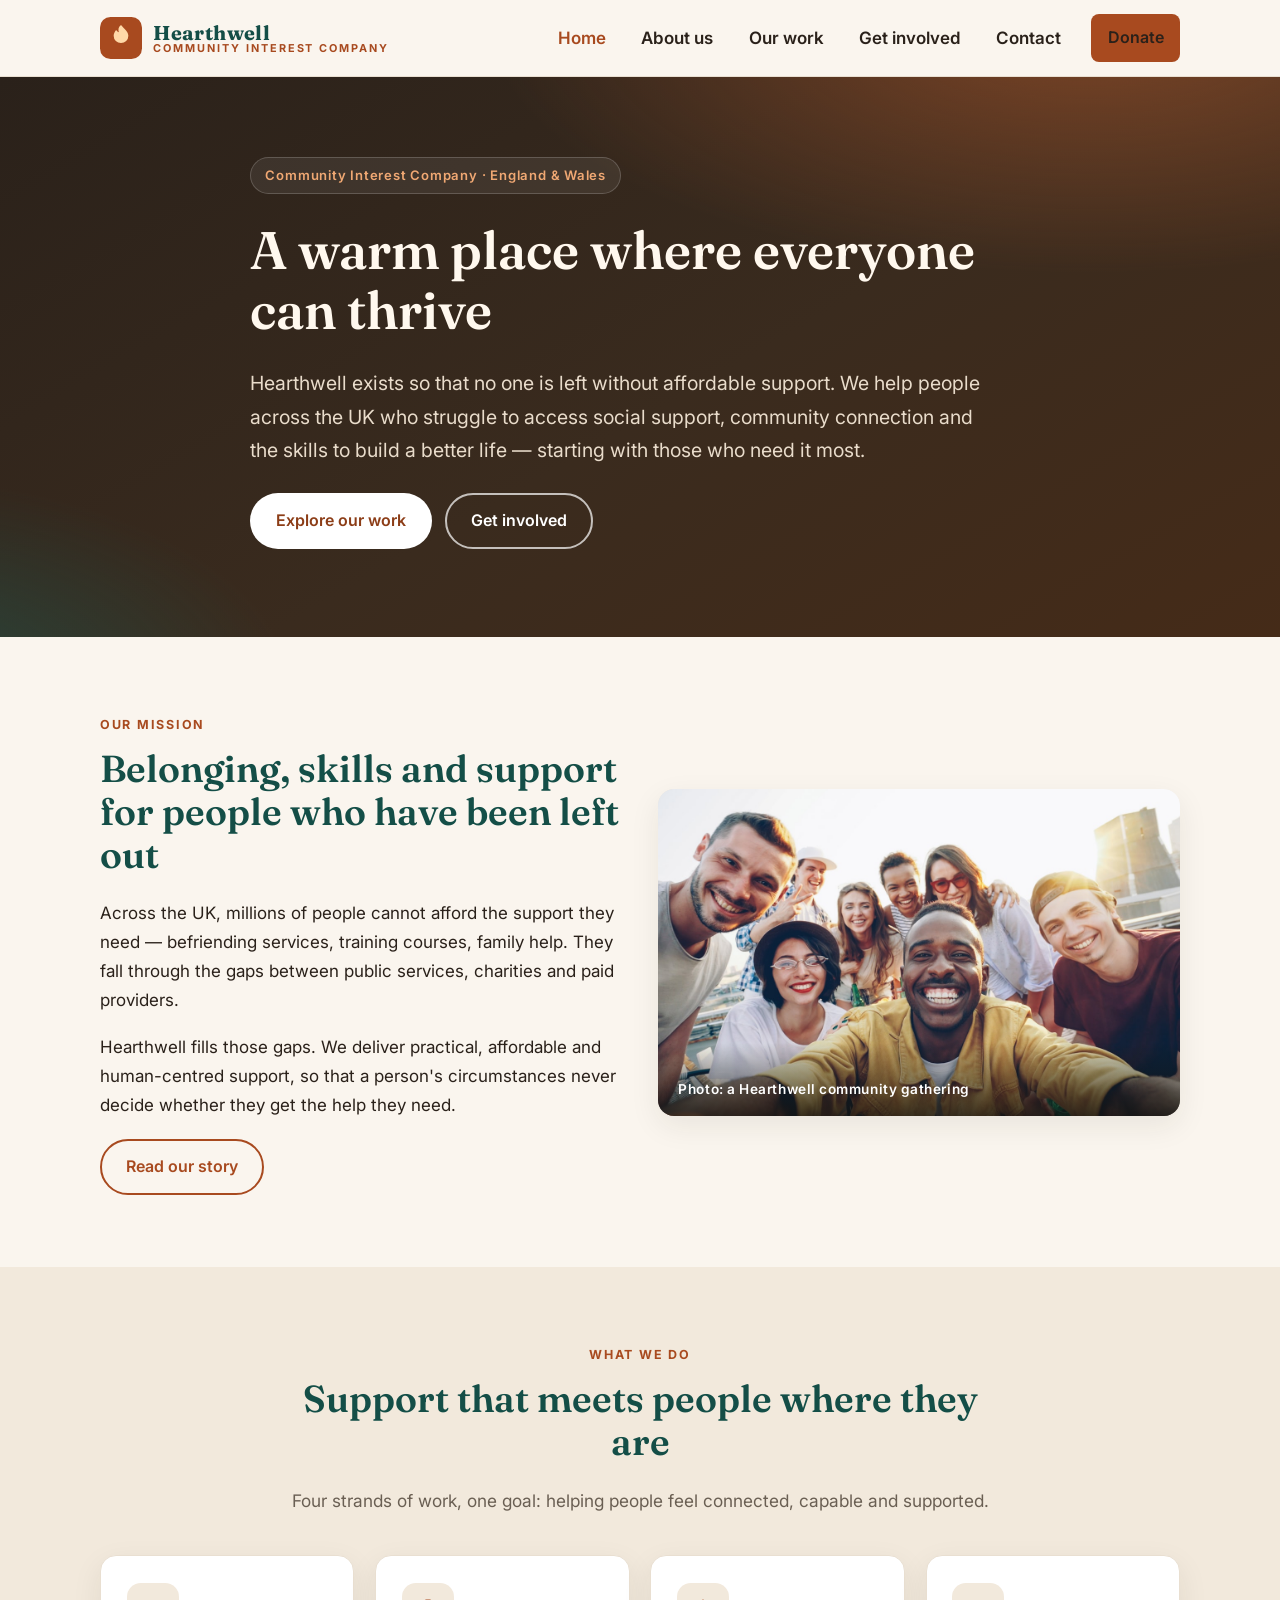
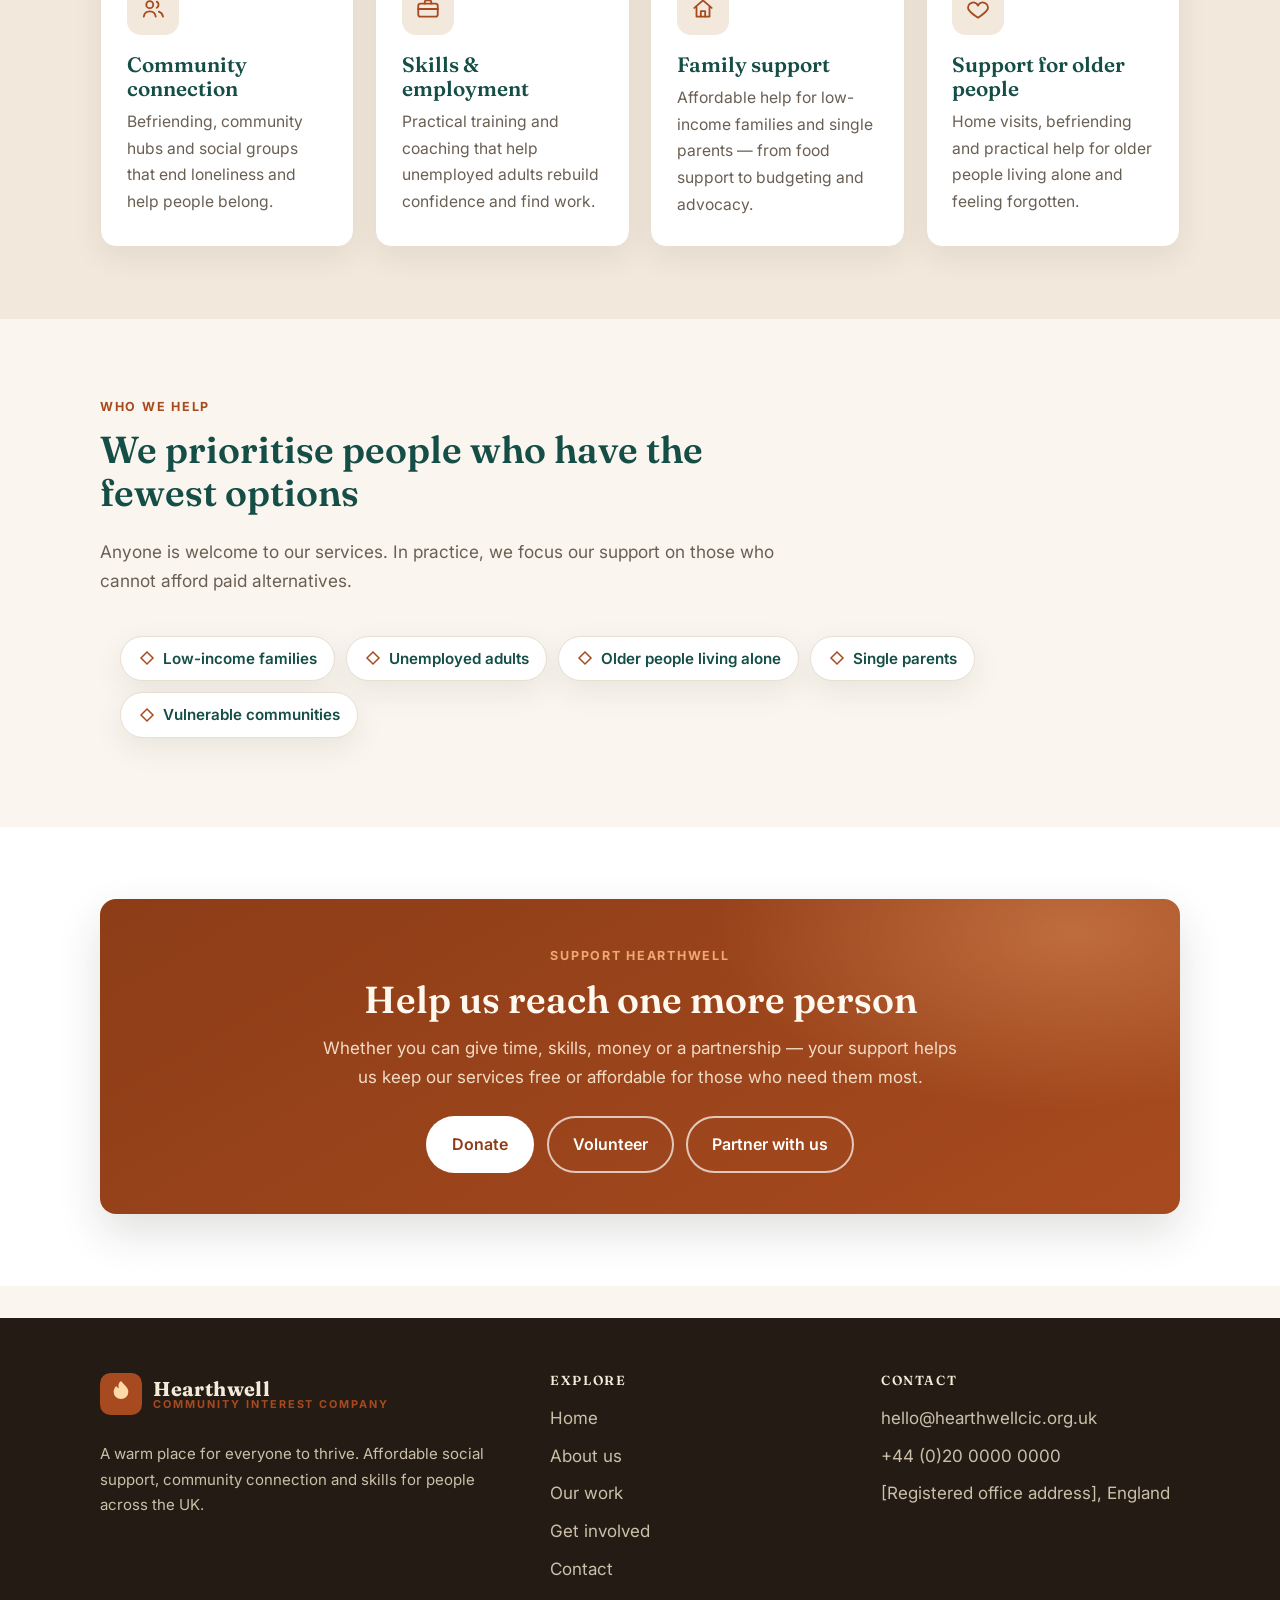
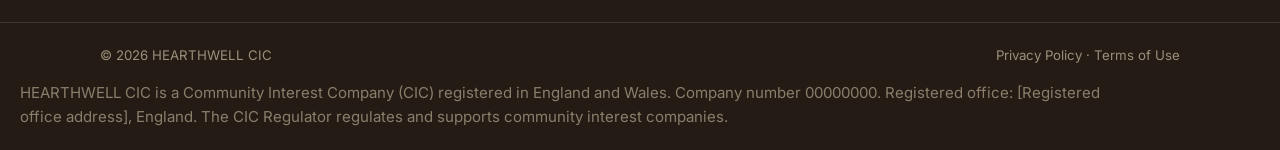
<file: index.html>
<!DOCTYPE html>
<html lang="en-GB">
<head>
  <meta charset="UTF-8">
  <meta name="viewport" content="width=device-width, initial-scale=1.0">
  <title>HEARTHWELL CIC — Community connection, skills and support across the UK</title>

  <meta name="description" content="HEARTHWELL CIC is a community interest company helping people across the UK who can't afford social support, community connection and skills-building resources — with a focus on low-income families, unemployed adults, older people living alone, single parents and vulnerable communities.">
  <meta name="theme-color" content="#A84A1F">

  <!-- Open Graph -->
  <meta property="og:type" content="website">
  <meta property="og:site_name" content="HEARTHWELL CIC">
  <meta property="og:title" content="HEARTHWELL CIC — A warm place for everyone to thrive">
  <meta property="og:description" content="Affordable social support, community connection and skills-building for people across the UK who need it most.">

  <link rel="icon" href="data:image/svg+xml,%3Csvg xmlns='http://www.w3.org/2000/svg' viewBox='0 0 48 48'%3E%3Crect width='48' height='48' rx='12' fill='%23A84A1F'/%3E%3Cpath d='M24 10c4 5 8 7.5 8 12a8 8 0 1 1-16 0c0-2.5 1.2-4.5 2.6-6.3.9 1.2 1.9 2 3 2.4-1-3.2-.4-5.7 2.4-8.1Z' fill='%23FFD9A8'/%3E%3C/svg%3E">

  <!-- Fonts -->
  <link rel="preconnect" href="https://fonts.googleapis.com">
  <link rel="preconnect" href="https://fonts.gstatic.com" crossorigin>
  <link href="https://fonts.googleapis.com/css2?family=Fraunces:opsz,wght@9..144,500;9..144,600;9..144,700&family=Inter:wght@400;600;700&display=swap" rel="stylesheet">

  <link rel="stylesheet" href="css/style.css">
</head>
<body>
  <a class="skip-link" href="#main">Skip to main content</a>

  <header class="header">
    <div class="container header__inner">
      <a class="brand" href="index.html" aria-label="HEARTHWELL CIC — home">
        <svg class="brand__mark" viewBox="0 0 48 48" fill="none" aria-hidden="true">
          <rect width="48" height="48" rx="12" fill="#A84A1F"/>
          <path d="M24 9c4.2 5.2 8.4 7.8 8.4 12.4A8.4 8.4 0 0 1 15.6 21.4c0-2.6 1.3-4.7 2.8-6.6 1 1.3 2 2.1 3.2 2.5-1.1-3.4-.5-6 2.4-8.3Z" fill="#FFD9A8"/>
        </svg>
        <span class="brand__name">Hearthwell<small>Community Interest Company</small></span>
      </a>

      <button class="nav__toggle" aria-expanded="false" aria-controls="nav-links" aria-label="Open menu">
        <span></span><span></span><span></span>
      </button>

      <nav class="nav-links" id="nav-links" aria-label="Main navigation">
        <ul>
          <li><a href="index.html" aria-current="page">Home</a></li>
          <li><a href="about.html">About us</a></li>
          <li><a href="our-work.html">Our work</a></li>
          <li><a href="get-involved.html">Get involved</a></li>
          <li><a href="contact.html">Contact</a></li>
          <li><a class="btn btn--primary" href="get-involved.html">Donate</a></li>
        </ul>
      </nav>
    </div>
  </header>

  <main id="main">

    <!-- ===== Hero ===== -->
    <section class="hero">
      <div class="container hero__inner">
        <span class="hero__badge">Community Interest Company · England &amp; Wales</span>
        <h1>A warm place where everyone can thrive</h1>
        <p class="lede">Hearthwell exists so that no one is left without affordable support. We help people across the UK who struggle to access social support, community connection and the skills to build a better life — starting with those who need it most.</p>
        <div class="hero__actions">
          <a class="btn btn--light" href="our-work.html">Explore our work</a>
          <a class="btn btn--outline-light" href="get-involved.html">Get involved</a>
        </div>
      </div>
    </section>

    <!-- ===== Mission ===== -->
    <section class="section">
      <div class="container split">
        <div class="reveal">
          <span class="eyebrow">Our mission</span>
          <h2>Belonging, skills and support for people who have been left out</h2>
          <p>Across the UK, millions of people cannot afford the support they need — befriending services, training courses, family help. They fall through the gaps between public services, charities and paid providers.</p>
          <p>Hearthwell fills those gaps. We deliver practical, affordable and human-centred support, so that a person's circumstances never decide whether they get the help they need.</p>
          <a class="btn btn--ghost" href="about.html">Read our story</a>
        </div>
        <div class="photo photo--wide reveal">
          <img src="img/community.jpg" alt="A diverse group of friends smiling together outdoors at a Hearthwell community gathering" width="1400" height="788" loading="lazy">
          <p class="photo--label">Photo: a Hearthwell community gathering</p>
        </div>
      </div>
    </section>

    <!-- ===== What we do ===== -->
    <section class="section section--tint">
      <div class="container">
        <div class="section-head section-head--center reveal">
          <span class="eyebrow">What we do</span>
          <h2>Support that meets people where they are</h2>
          <p>Four strands of work, one goal: helping people feel connected, capable and supported.</p>
        </div>
        <div class="card-grid">
          <article class="card reveal">
            <div class="card__icon">
              <svg viewBox="0 0 24 24" fill="none" stroke="currentColor" stroke-width="1.7" stroke-linecap="round" stroke-linejoin="round" width="26" height="26" aria-hidden="true">
                <circle cx="9" cy="8" r="3.2"/>
                <path d="M3.5 19c.4-3 2.8-4.8 5.5-4.8s5.1 1.8 5.5 4.8"/>
                <path d="M15.5 5.2a3.2 3.2 0 0 1 0 5.6"/>
                <path d="M17.4 14.4c2 .7 3.4 2.3 3.8 4.6"/>
              </svg>
            </div>
            <h3>Community connection</h3>
            <p>Befriending, community hubs and social groups that end loneliness and help people belong.</p>
          </article>

          <article class="card reveal">
            <div class="card__icon">
              <svg viewBox="0 0 24 24" fill="none" stroke="currentColor" stroke-width="1.7" stroke-linecap="round" stroke-linejoin="round" width="26" height="26" aria-hidden="true">
                <rect x="3" y="7" width="18" height="12" rx="2"/>
                <path d="M9 7V5.5A1.5 1.5 0 0 1 10.5 4h3A1.5 1.5 0 0 1 15 5.5V7"/>
                <path d="M3 12h18"/>
              </svg>
            </div>
            <h3>Skills &amp; employment</h3>
            <p>Practical training and coaching that help unemployed adults rebuild confidence and find work.</p>
          </article>

          <article class="card reveal">
            <div class="card__icon">
              <svg viewBox="0 0 24 24" fill="none" stroke="currentColor" stroke-width="1.7" stroke-linecap="round" stroke-linejoin="round" width="26" height="26" aria-hidden="true">
                <path d="M4 11 12 4l8 7"/>
                <path d="M6 10v9h12v-9"/>
                <path d="M10 19v-5h4v5"/>
              </svg>
            </div>
            <h3>Family support</h3>
            <p>Affordable help for low-income families and single parents — from food support to budgeting and advocacy.</p>
          </article>

          <article class="card reveal">
            <div class="card__icon">
              <svg viewBox="0 0 24 24" fill="none" stroke="currentColor" stroke-width="1.7" stroke-linecap="round" stroke-linejoin="round" width="26" height="26" aria-hidden="true">
                <path d="M12 20s-7-4.4-9-8a4.8 4.8 0 0 1 9-3.2A4.8 4.8 0 0 1 21 12c-2 3.6-9 8-9 8z"/>
              </svg>
            </div>
            <h3>Support for older people</h3>
            <p>Home visits, befriending and practical help for older people living alone and feeling forgotten.</p>
          </article>
        </div>
      </div>
    </section>

    <!-- ===== Who we help ===== -->
    <section class="section">
      <div class="container">
        <div class="section-head reveal">
          <span class="eyebrow">Who we help</span>
          <h2>We prioritise people who have the fewest options</h2>
          <p>Anyone is welcome to our services. In practice, we focus our support on those who cannot afford paid alternatives.</p>
        </div>
        <ul class="chips reveal" aria-label="Groups we prioritise">
          <li class="chip">
            <svg viewBox="0 0 24 24" fill="none" stroke="currentColor" stroke-width="2" stroke-linecap="round" width="18" height="18" aria-hidden="true"><path d="M12 4 4 12l8 8 8-8Z"/></svg>
            Low-income families
          </li>
          <li class="chip">
            <svg viewBox="0 0 24 24" fill="none" stroke="currentColor" stroke-width="2" stroke-linecap="round" width="18" height="18" aria-hidden="true"><path d="M12 4 4 12l8 8 8-8Z"/></svg>
            Unemployed adults
          </li>
          <li class="chip">
            <svg viewBox="0 0 24 24" fill="none" stroke="currentColor" stroke-width="2" stroke-linecap="round" width="18" height="18" aria-hidden="true"><path d="M12 4 4 12l8 8 8-8Z"/></svg>
            Older people living alone
          </li>
          <li class="chip">
            <svg viewBox="0 0 24 24" fill="none" stroke="currentColor" stroke-width="2" stroke-linecap="round" width="18" height="18" aria-hidden="true"><path d="M12 4 4 12l8 8 8-8Z"/></svg>
            Single parents
          </li>
          <li class="chip">
            <svg viewBox="0 0 24 24" fill="none" stroke="currentColor" stroke-width="2" stroke-linecap="round" width="18" height="18" aria-hidden="true"><path d="M12 4 4 12l8 8 8-8Z"/></svg>
            Vulnerable communities
          </li>
        </ul>
      </div>
    </section>

    <!-- ===== CTA banner ===== -->
    <section class="section section--paper">
      <div class="container">
        <div class="cta-banner reveal">
          <span class="eyebrow" style="color:#F0A873;">Support Hearthwell</span>
          <h2>Help us reach one more person</h2>
          <p>Whether you can give time, skills, money or a partnership — your support helps us keep our services free or affordable for those who need them most.</p>
          <div class="cta-banner__actions">
            <a class="btn btn--light" href="get-involved.html">Donate</a>
            <a class="btn btn--outline-light" href="get-involved.html#volunteer">Volunteer</a>
            <a class="btn btn--outline-light" href="get-involved.html#partner">Partner with us</a>
          </div>
        </div>
      </div>
    </section>

  </main>

  <footer class="footer">
    <div class="container footer__grid">
      <div>
        <div class="footer__brand">
          <a class="brand" href="index.html" aria-label="HEARTHWELL CIC — home">
            <svg class="brand__mark" viewBox="0 0 48 48" fill="none" aria-hidden="true">
              <rect width="48" height="48" rx="12" fill="#A84A1F"/>
              <path d="M24 9c4.2 5.2 8.4 7.8 8.4 12.4A8.4 8.4 0 0 1 15.6 21.4c0-2.6 1.3-4.7 2.8-6.6 1 1.3 2 2.1 3.2 2.5-1.1-3.4-.5-6 2.4-8.3Z" fill="#FFD9A8"/>
            </svg>
            <span class="brand__name">Hearthwell<small>Community Interest Company</small></span>
          </a>
        </div>
        <p>A warm place for everyone to thrive. Affordable social support, community connection and skills for people across the UK.</p>
      </div>

      <nav aria-label="Footer — explore">
        <h4>Explore</h4>
        <ul>
          <li><a href="index.html">Home</a></li>
          <li><a href="about.html">About us</a></li>
          <li><a href="our-work.html">Our work</a></li>
          <li><a href="get-involved.html">Get involved</a></li>
          <li><a href="contact.html">Contact</a></li>
        </ul>
      </nav>

      <div>
        <h4>Contact</h4>
        <ul>
          <li><a href="mailto:hello@hearthwellcic.org.uk">hello@hearthwellcic.org.uk</a></li>
          <li>+44 (0)20 0000 0000</li>
          <li>[Registered office address], England</li>
        </ul>
      </div>
    </div>

    <div class="footer__bottom">
      <div class="container">
        <span>© <span id="year">2026</span> HEARTHWELL CIC</span>
        <span>Privacy Policy · Terms of Use</span>
      </div>
      <p class="container footer__legal">
        HEARTHWELL CIC is a Community Interest Company (CIC) registered in England and Wales.
        Company number 00000000. Registered office: [Registered office address], England.
        The CIC Regulator regulates and supports community interest companies.
      </p>
    </div>
  </footer>

  <script src="js/main.js"></script>
</body>
</html>
</file>
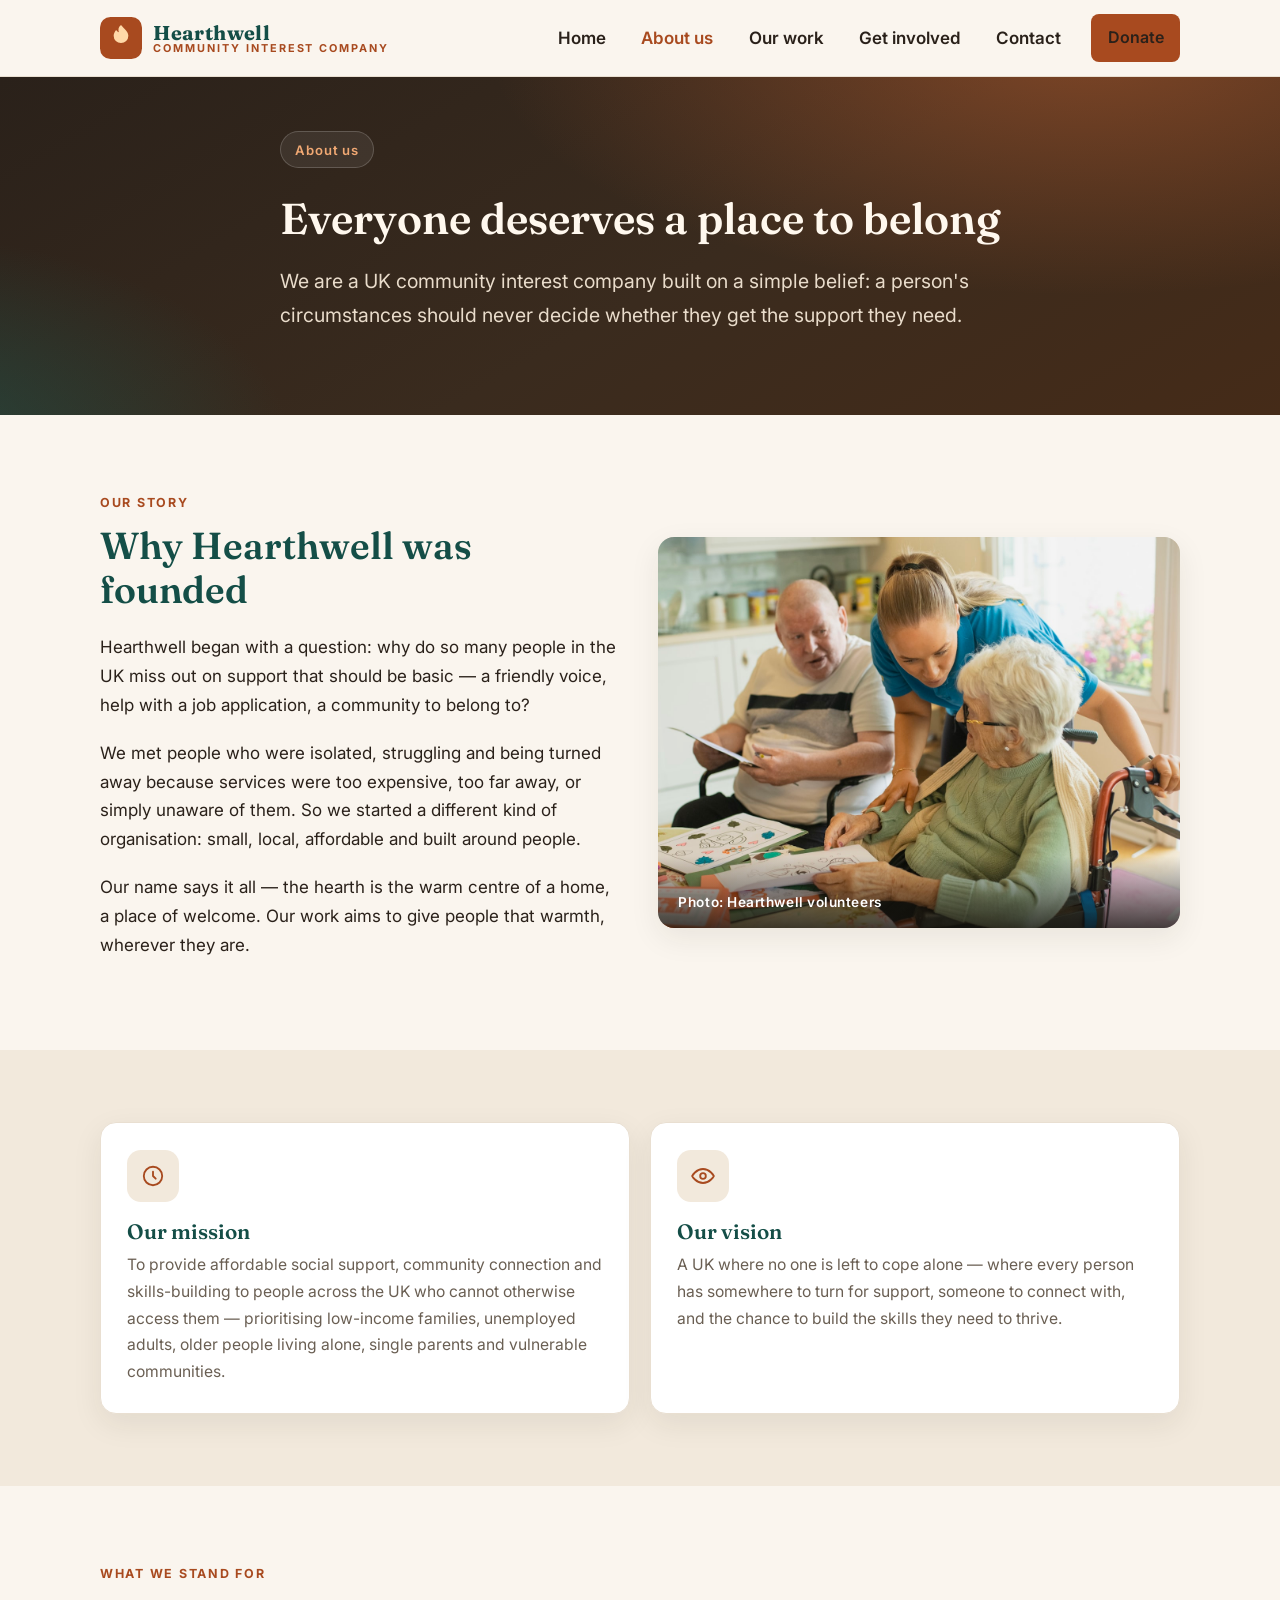
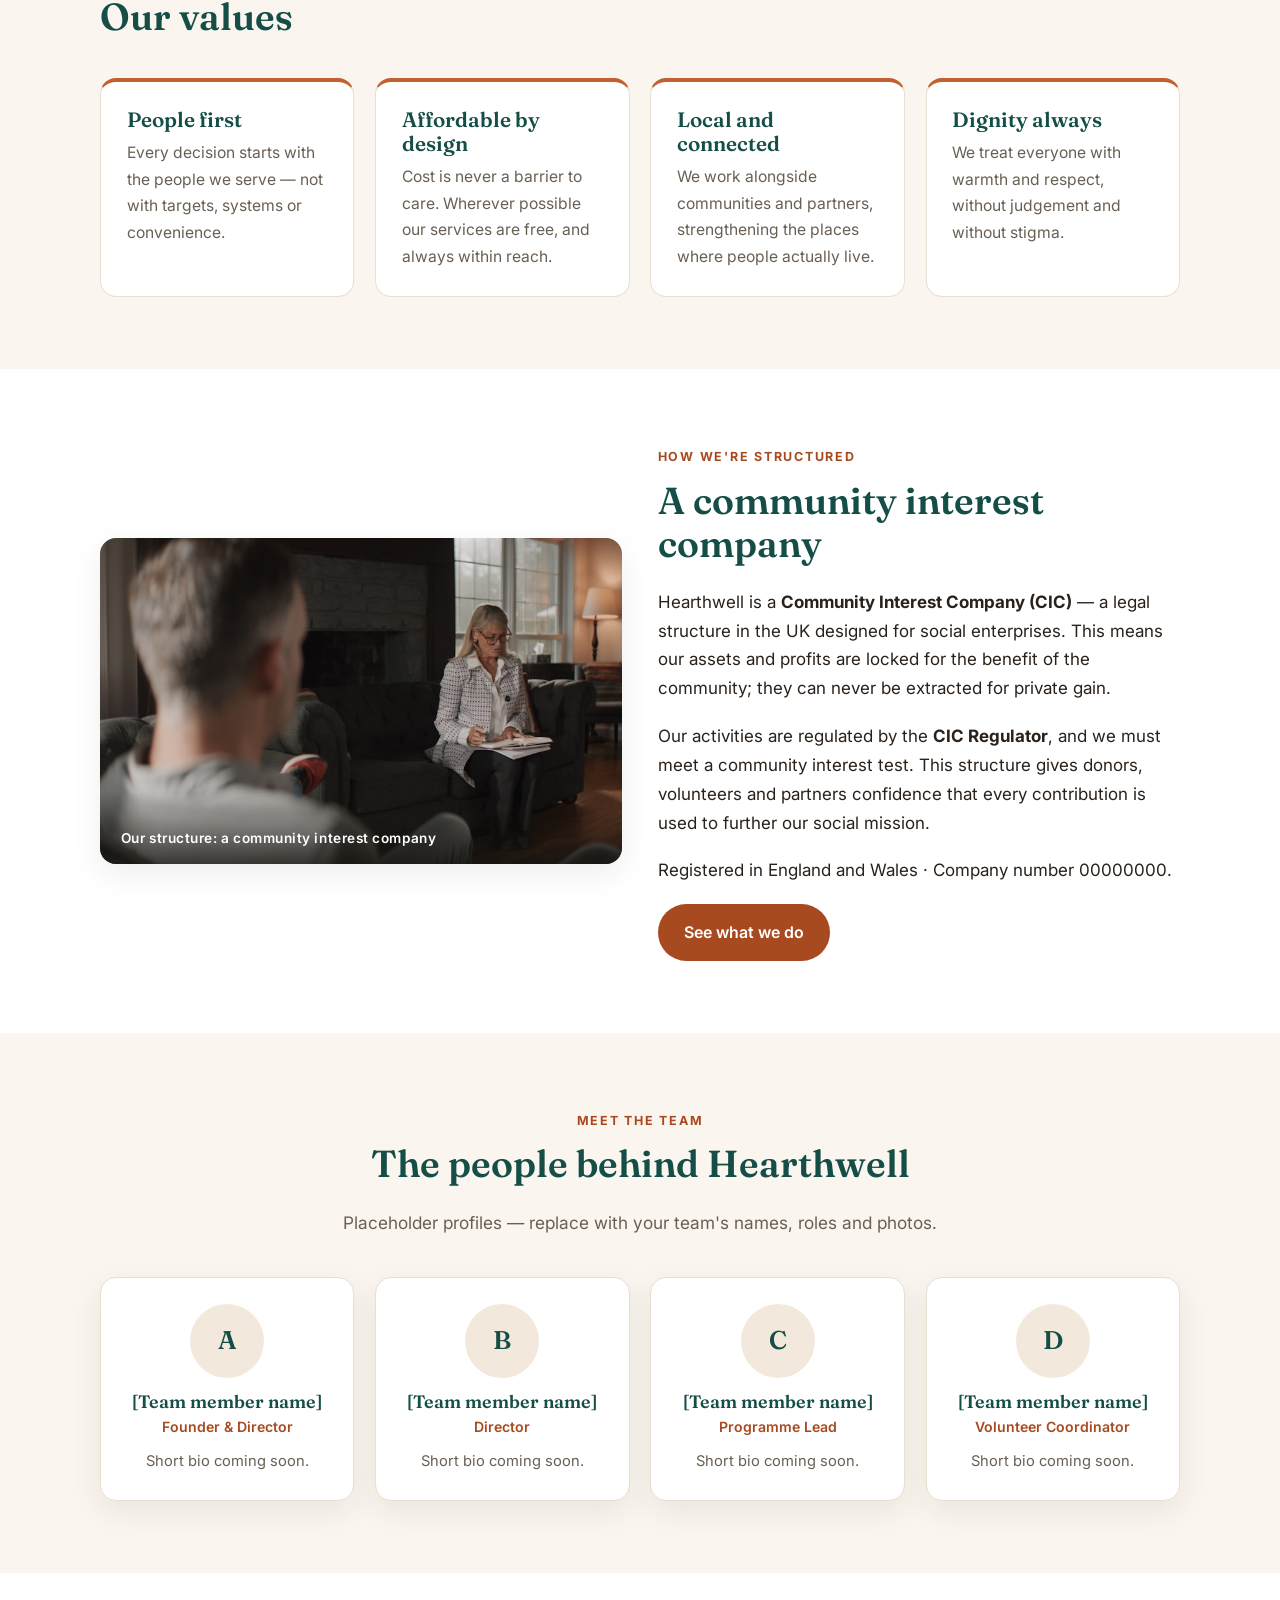
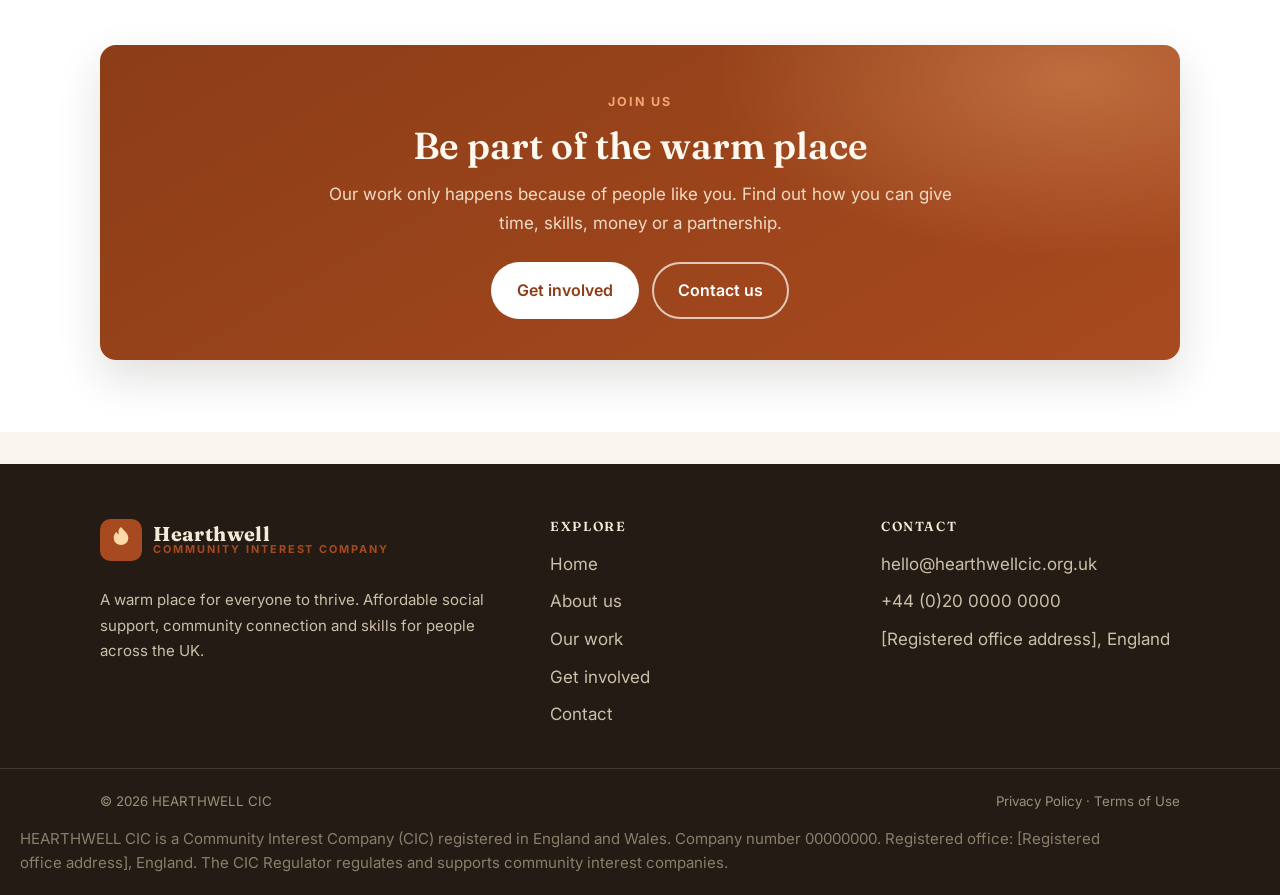
<file: about.html>
<!DOCTYPE html>
<html lang="en-GB">
<head>
  <meta charset="UTF-8">
  <meta name="viewport" content="width=device-width, initial-scale=1.0">
  <title>About us — HEARTHWELL CIC</title>

  <meta name="description" content="HEARTHWELL CIC is a UK community interest company built on the belief that everyone deserves affordable support, connection and a chance to build skills. Read about our story, mission, values and how we are structured.">
  <meta name="theme-color" content="#A84A1F">

  <meta property="og:type" content="website">
  <meta property="og:site_name" content="HEARTHWELL CIC">
  <meta property="og:title" content="About us — HEARTHWELL CIC">
  <meta property="og:description" content="Our story, mission, values and how we're structured as a UK community interest company.">

  <link rel="icon" href="data:image/svg+xml,%3Csvg xmlns='http://www.w3.org/2000/svg' viewBox='0 0 48 48'%3E%3Crect width='48' height='48' rx='12' fill='%23A84A1F'/%3E%3Cpath d='M24 10c4 5 8 7.5 8 12a8 8 0 1 1-16 0c0-2.5 1.2-4.5 2.6-6.3.9 1.2 1.9 2 3 2.4-1-3.2-.4-5.7 2.4-8.1Z' fill='%23FFD9A8'/%3E%3C/svg%3E">

  <link rel="preconnect" href="https://fonts.googleapis.com">
  <link rel="preconnect" href="https://fonts.gstatic.com" crossorigin>
  <link href="https://fonts.googleapis.com/css2?family=Fraunces:opsz,wght@9..144,500;9..144,600;9..144,700&family=Inter:wght@400;600;700&display=swap" rel="stylesheet">

  <link rel="stylesheet" href="css/style.css">
</head>
<body>
  <a class="skip-link" href="#main">Skip to main content</a>

  <header class="header">
    <div class="container header__inner">
      <a class="brand" href="index.html" aria-label="HEARTHWELL CIC — home">
        <svg class="brand__mark" viewBox="0 0 48 48" fill="none" aria-hidden="true">
          <rect width="48" height="48" rx="12" fill="#A84A1F"/>
          <path d="M24 9c4.2 5.2 8.4 7.8 8.4 12.4A8.4 8.4 0 0 1 15.6 21.4c0-2.6 1.3-4.7 2.8-6.6 1 1.3 2 2.1 3.2 2.5-1.1-3.4-.5-6 2.4-8.3Z" fill="#FFD9A8"/>
        </svg>
        <span class="brand__name">Hearthwell<small>Community Interest Company</small></span>
      </a>

      <button class="nav__toggle" aria-expanded="false" aria-controls="nav-links" aria-label="Open menu">
        <span></span><span></span><span></span>
      </button>

      <nav class="nav-links" id="nav-links" aria-label="Main navigation">
        <ul>
          <li><a href="index.html">Home</a></li>
          <li><a href="about.html" aria-current="page">About us</a></li>
          <li><a href="our-work.html">Our work</a></li>
          <li><a href="get-involved.html">Get involved</a></li>
          <li><a href="contact.html">Contact</a></li>
          <li><a class="btn btn--primary" href="get-involved.html">Donate</a></li>
        </ul>
      </nav>
    </div>
  </header>

  <main id="main">

    <!-- ===== Hero ===== -->
    <section class="hero hero--short">
      <div class="container hero__inner">
        <span class="hero__badge">About us</span>
        <h1>Everyone deserves a place to belong</h1>
        <p class="lede">We are a UK community interest company built on a simple belief: a person's circumstances should never decide whether they get the support they need.</p>
      </div>
    </section>

    <!-- ===== Story ===== -->
    <section class="section">
      <div class="container split">
        <div class="reveal">
          <span class="eyebrow">Our story</span>
          <h2>Why Hearthwell was founded</h2>
          <p>Hearthwell began with a question: why do so many people in the UK miss out on support that should be basic — a friendly voice, help with a job application, a community to belong to?</p>
          <p>We met people who were isolated, struggling and being turned away because services were too expensive, too far away, or simply unaware of them. So we started a different kind of organisation: small, local, affordable and built around people.</p>
          <p>Our name says it all — the hearth is the warm centre of a home, a place of welcome. Our work aims to give people that warmth, wherever they are.</p>
        </div>
        <div class="photo photo--tall reveal">
          <img src="img/volunteers.jpg" alt="A caregiver helping an elderly person enjoy an activity together" width="1400" height="990" loading="lazy">
          <p class="photo--label">Photo: Hearthwell volunteers</p>
        </div>
      </div>
    </section>

    <!-- ===== Mission & vision ===== -->
    <section class="section section--tint">
      <div class="container">
        <div class="card-grid">
          <article class="card reveal">
            <div class="card__icon">
              <svg viewBox="0 0 24 24" fill="none" stroke="currentColor" stroke-width="1.7" stroke-linecap="round" stroke-linejoin="round" width="26" height="26" aria-hidden="true">
                <circle cx="12" cy="12" r="8.5"/>
                <path d="M12 8v4l2.5 2.5"/>
              </svg>
            </div>
            <h3>Our mission</h3>
            <p>To provide affordable social support, community connection and skills-building to people across the UK who cannot otherwise access them — prioritising low-income families, unemployed adults, older people living alone, single parents and vulnerable communities.</p>
          </article>
          <article class="card reveal">
            <div class="card__icon">
              <svg viewBox="0 0 24 24" fill="none" stroke="currentColor" stroke-width="1.7" stroke-linecap="round" stroke-linejoin="round" width="26" height="26" aria-hidden="true">
                <path d="M2 12s3.5-6.5 10-6.5S22 12 22 12s-3.5 6.5-10 6.5S2 12 2 12Z"/>
                <circle cx="12" cy="12" r="2.6"/>
              </svg>
            </div>
            <h3>Our vision</h3>
            <p>A UK where no one is left to cope alone — where every person has somewhere to turn for support, someone to connect with, and the chance to build the skills they need to thrive.</p>
          </article>
        </div>
      </div>
    </section>

    <!-- ===== Values ===== -->
    <section class="section">
      <div class="container">
        <div class="section-head reveal">
          <span class="eyebrow">What we stand for</span>
          <h2>Our values</h2>
        </div>
        <div class="values-grid">
          <article class="value reveal">
            <h3>People first</h3>
            <p>Every decision starts with the people we serve — not with targets, systems or convenience.</p>
          </article>
          <article class="value reveal">
            <h3>Affordable by design</h3>
            <p>Cost is never a barrier to care. Wherever possible our services are free, and always within reach.</p>
          </article>
          <article class="value reveal">
            <h3>Local and connected</h3>
            <p>We work alongside communities and partners, strengthening the places where people actually live.</p>
          </article>
          <article class="value reveal">
            <h3>Dignity always</h3>
            <p>We treat everyone with warmth and respect, without judgement and without stigma.</p>
          </article>
        </div>
      </div>
    </section>

    <!-- ===== Structure ===== -->
    <section class="section section--paper">
      <div class="container split">
        <div class="photo photo--wide reveal">
          <img src="img/community-circle.jpg" alt="Adults gathered together in a comfortable room for a community support meeting" width="1400" height="525" loading="lazy">
          <p class="photo--label">Our structure: a community interest company</p>
        </div>
        <div class="reveal">
          <span class="eyebrow">How we're structured</span>
          <h2>A community interest company</h2>
          <p>Hearthwell is a <strong>Community Interest Company (CIC)</strong> — a legal structure in the UK designed for social enterprises. This means our assets and profits are locked for the benefit of the community; they can never be extracted for private gain.</p>
          <p>Our activities are regulated by the <strong>CIC Regulator</strong>, and we must meet a community interest test. This structure gives donors, volunteers and partners confidence that every contribution is used to further our social mission.</p>
          <!-- Replace with your real registration details before launch -->
          <p>Registered in England and Wales · Company number 00000000.</p>
          <a class="btn btn--primary" href="our-work.html">See what we do</a>
        </div>
      </div>
    </section>

    <!-- ===== Team ===== -->
    <section class="section">
      <div class="container">
        <div class="section-head section-head--center reveal">
          <span class="eyebrow">Meet the team</span>
          <h2>The people behind Hearthwell</h2>
          <p>Placeholder profiles — replace with your team's names, roles and photos.</p>
        </div>
        <div class="team-grid">
          <article class="team-card reveal">
            <div class="team-card__avatar" aria-hidden="true">A</div>
            <h3>[Team member name]</h3>
            <p class="team-card__role">Founder &amp; Director</p>
            <p>Short bio coming soon.</p>
          </article>
          <article class="team-card reveal">
            <div class="team-card__avatar" aria-hidden="true">B</div>
            <h3>[Team member name]</h3>
            <p class="team-card__role">Director</p>
            <p>Short bio coming soon.</p>
          </article>
          <article class="team-card reveal">
            <div class="team-card__avatar" aria-hidden="true">C</div>
            <h3>[Team member name]</h3>
            <p class="team-card__role">Programme Lead</p>
            <p>Short bio coming soon.</p>
          </article>
          <article class="team-card reveal">
            <div class="team-card__avatar" aria-hidden="true">D</div>
            <h3>[Team member name]</h3>
            <p class="team-card__role">Volunteer Coordinator</p>
            <p>Short bio coming soon.</p>
          </article>
        </div>
      </div>
    </section>

    <!-- ===== CTA ===== -->
    <section class="section section--paper">
      <div class="container">
        <div class="cta-banner reveal">
          <span class="eyebrow" style="color:#F0A873;">Join us</span>
          <h2>Be part of the warm place</h2>
          <p>Our work only happens because of people like you. Find out how you can give time, skills, money or a partnership.</p>
          <div class="cta-banner__actions">
            <a class="btn btn--light" href="get-involved.html">Get involved</a>
            <a class="btn btn--outline-light" href="contact.html">Contact us</a>
          </div>
        </div>
      </div>
    </section>

  </main>

  <footer class="footer">
    <div class="container footer__grid">
      <div>
        <div class="footer__brand">
          <a class="brand" href="index.html" aria-label="HEARTHWELL CIC — home">
            <svg class="brand__mark" viewBox="0 0 48 48" fill="none" aria-hidden="true">
              <rect width="48" height="48" rx="12" fill="#A84A1F"/>
              <path d="M24 9c4.2 5.2 8.4 7.8 8.4 12.4A8.4 8.4 0 0 1 15.6 21.4c0-2.6 1.3-4.7 2.8-6.6 1 1.3 2 2.1 3.2 2.5-1.1-3.4-.5-6 2.4-8.3Z" fill="#FFD9A8"/>
            </svg>
            <span class="brand__name">Hearthwell<small>Community Interest Company</small></span>
          </a>
        </div>
        <p>A warm place for everyone to thrive. Affordable social support, community connection and skills for people across the UK.</p>
      </div>

      <nav aria-label="Footer — explore">
        <h4>Explore</h4>
        <ul>
          <li><a href="index.html">Home</a></li>
          <li><a href="about.html">About us</a></li>
          <li><a href="our-work.html">Our work</a></li>
          <li><a href="get-involved.html">Get involved</a></li>
          <li><a href="contact.html">Contact</a></li>
        </ul>
      </nav>

      <div>
        <h4>Contact</h4>
        <ul>
          <li><a href="mailto:hello@hearthwellcic.org.uk">hello@hearthwellcic.org.uk</a></li>
          <li>+44 (0)20 0000 0000</li>
          <li>[Registered office address], England</li>
        </ul>
      </div>
    </div>

    <div class="footer__bottom">
      <div class="container">
        <span>© <span id="year">2026</span> HEARTHWELL CIC</span>
        <span>Privacy Policy · Terms of Use</span>
      </div>
      <p class="container footer__legal">
        HEARTHWELL CIC is a Community Interest Company (CIC) registered in England and Wales.
        Company number 00000000. Registered office: [Registered office address], England.
        The CIC Regulator regulates and supports community interest companies.
      </p>
    </div>
  </footer>

  <script src="js/main.js"></script>
</body>
</html>
</file>
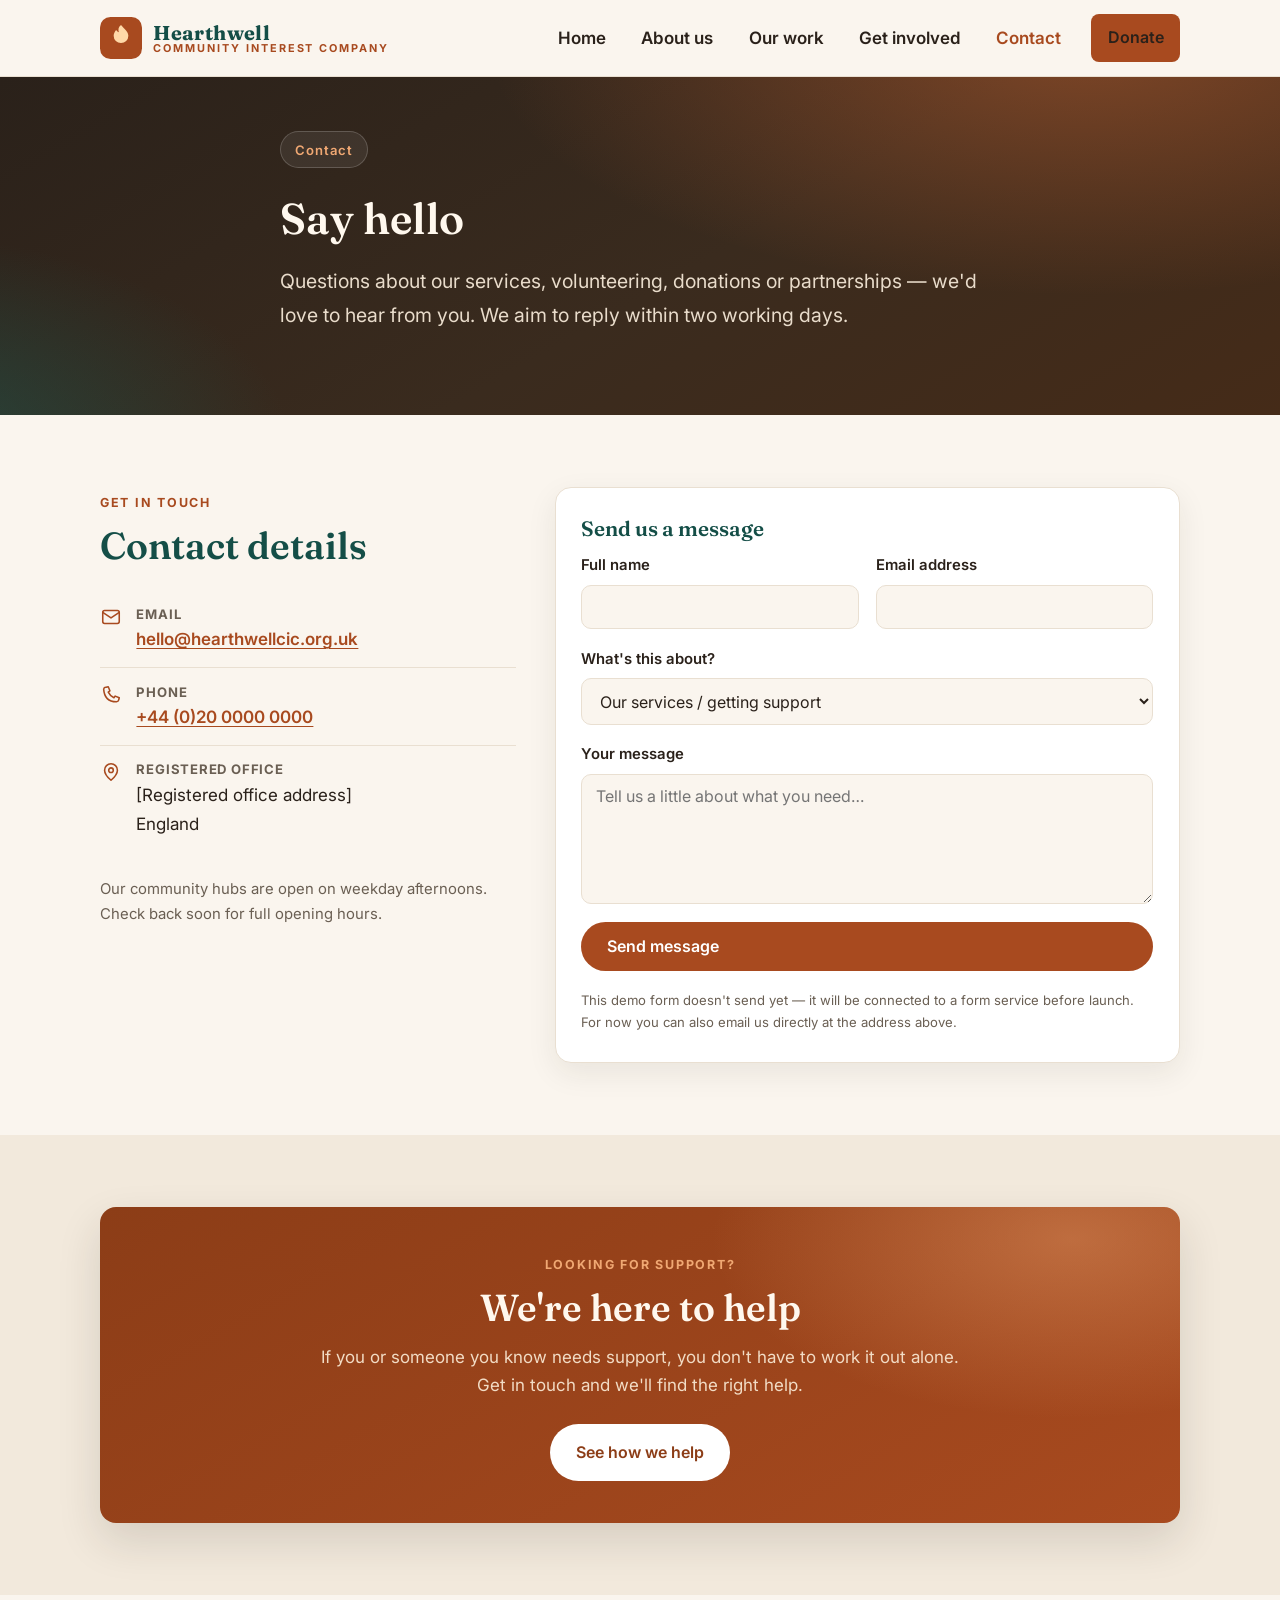
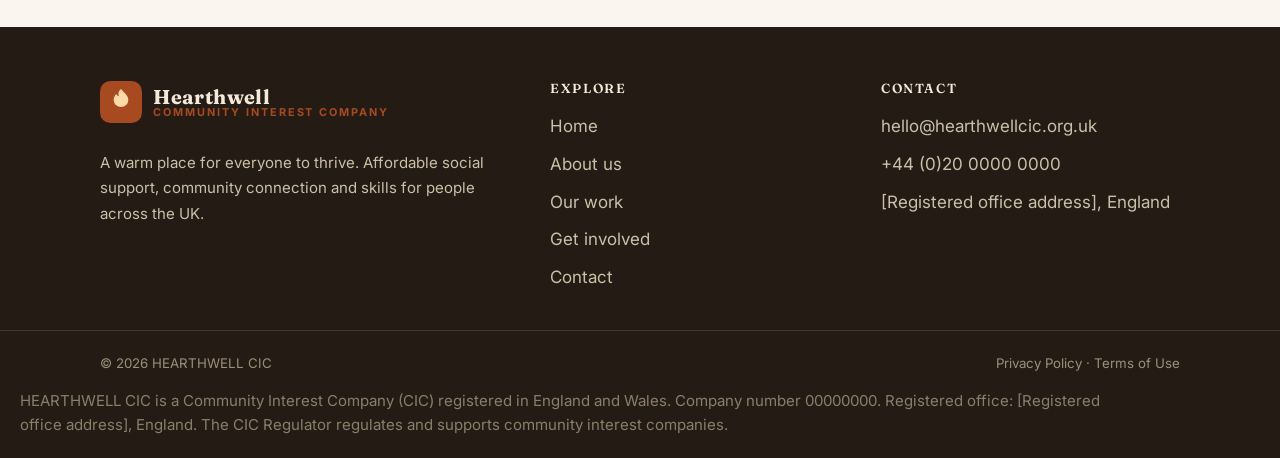
<file: contact.html>
<!DOCTYPE html>
<html lang="en-GB">
<head>
  <meta charset="UTF-8">
  <meta name="viewport" content="width=device-width, initial-scale=1.0">
  <title>Contact us — HEARTHWELL CIC</title>

  <meta name="description" content="Contact HEARTHWELL CIC — get in touch about our services, volunteering, donations or partnerships.">
  <meta name="theme-color" content="#A84A1F">

  <meta property="og:type" content="website">
  <meta property="og:site_name" content="HEARTHWELL CIC">
  <meta property="og:title" content="Contact us — HEARTHWELL CIC">
  <meta property="og:description" content="Get in touch with HEARTHWELL CIC about services, volunteering, donations or partnerships.">

  <link rel="icon" href="data:image/svg+xml,%3Csvg xmlns='http://www.w3.org/2000/svg' viewBox='0 0 48 48'%3E%3Crect width='48' height='48' rx='12' fill='%23A84A1F'/%3E%3Cpath d='M24 10c4 5 8 7.5 8 12a8 8 0 1 1-16 0c0-2.5 1.2-4.5 2.6-6.3.9 1.2 1.9 2 3 2.4-1-3.2-.4-5.7 2.4-8.1Z' fill='%23FFD9A8'/%3E%3C/svg%3E">

  <link rel="preconnect" href="https://fonts.googleapis.com">
  <link rel="preconnect" href="https://fonts.gstatic.com" crossorigin>
  <link href="https://fonts.googleapis.com/css2?family=Fraunces:opsz,wght@9..144,500;9..144,600;9..144,700&family=Inter:wght@400;600;700&display=swap" rel="stylesheet">

  <link rel="stylesheet" href="css/style.css">
</head>
<body>
  <a class="skip-link" href="#main">Skip to main content</a>

  <header class="header">
    <div class="container header__inner">
      <a class="brand" href="index.html" aria-label="HEARTHWELL CIC — home">
        <svg class="brand__mark" viewBox="0 0 48 48" fill="none" aria-hidden="true">
          <rect width="48" height="48" rx="12" fill="#A84A1F"/>
          <path d="M24 9c4.2 5.2 8.4 7.8 8.4 12.4A8.4 8.4 0 0 1 15.6 21.4c0-2.6 1.3-4.7 2.8-6.6 1 1.3 2 2.1 3.2 2.5-1.1-3.4-.5-6 2.4-8.3Z" fill="#FFD9A8"/>
        </svg>
        <span class="brand__name">Hearthwell<small>Community Interest Company</small></span>
      </a>

      <button class="nav__toggle" aria-expanded="false" aria-controls="nav-links" aria-label="Open menu">
        <span></span><span></span><span></span>
      </button>

      <nav class="nav-links" id="nav-links" aria-label="Main navigation">
        <ul>
          <li><a href="index.html">Home</a></li>
          <li><a href="about.html">About us</a></li>
          <li><a href="our-work.html">Our work</a></li>
          <li><a href="get-involved.html">Get involved</a></li>
          <li><a href="contact.html" aria-current="page">Contact</a></li>
          <li><a class="btn btn--primary" href="get-involved.html">Donate</a></li>
        </ul>
      </nav>
    </div>
  </header>

  <main id="main">

    <!-- ===== Hero ===== -->
    <section class="hero hero--short">
      <div class="container hero__inner">
        <span class="hero__badge">Contact</span>
        <h1>Say hello</h1>
        <p class="lede">Questions about our services, volunteering, donations or partnerships — we'd love to hear from you. We aim to reply within two working days.</p>
      </div>
    </section>

    <!-- ===== Contact ===== -->
    <section class="section">
      <div class="container contact-grid">

        <div class="reveal">
          <span class="eyebrow">Get in touch</span>
          <h2>Contact details</h2>

          <ul class="contact-list">
            <li>
              <svg viewBox="0 0 24 24" fill="none" stroke="currentColor" stroke-width="1.7" stroke-linecap="round" stroke-linejoin="round" width="22" height="22" aria-hidden="true">
                <rect x="3" y="5" width="18" height="14" rx="2"/>
                <path d="m3 7 9 6 9-6"/>
              </svg>
              <div>
                <strong>Email</strong>
                <a href="mailto:hello@hearthwellcic.org.uk">hello@hearthwellcic.org.uk</a>
              </div>
            </li>
            <li>
              <svg viewBox="0 0 24 24" fill="none" stroke="currentColor" stroke-width="1.7" stroke-linecap="round" stroke-linejoin="round" width="22" height="22" aria-hidden="true">
                <path d="M6.6 3.6 9 3l1.8 4.4-1.8 1.4a13.4 13.4 0 0 0 6.2 6.2l1.4-1.8 4.4 1.8-.6 2.4a2.5 2.5 0 0 1-2.6 2C9.6 19.4 4.6 14.4 4 5.6a2.5 2.5 0 0 1 2.6-2Z"/>
              </svg>
              <div>
                <strong>Phone</strong>
                <a href="tel:+442000000000">+44 (0)20 0000 0000</a>
              </div>
            </li>
            <li>
              <svg viewBox="0 0 24 24" fill="none" stroke="currentColor" stroke-width="1.7" stroke-linecap="round" stroke-linejoin="round" width="22" height="22" aria-hidden="true">
                <path d="M12 21s7-6 7-11a7 7 0 1 0-14 0c0 5 7 11 7 11Z"/>
                <circle cx="12" cy="10" r="2.5"/>
              </svg>
              <div>
                <strong>Registered office</strong>
                <span>[Registered office address]<br>England</span>
              </div>
            </li>
          </ul>

          <p style="color:var(--stone); font-size:0.93rem;">
            <!-- Placeholder text — replace with your real office hours -->
            Our community hubs are open on weekday afternoons. Check back soon for full opening hours.
          </p>
        </div>

        <div class="form-card reveal">
          <h3 style="margin-top:0;">Send us a message</h3>
          <div class="form-success" id="form-success" role="status" aria-live="polite"></div>

          <!-- Wire this form to a form service (Formspree / Netlify Forms) before launch.
               Until then it shows a local confirmation message only. -->
          <form id="contact-form" class="form-grid" novalidate>
            <div class="field">
              <label for="name">Full name</label>
              <input type="text" id="name" name="name" autocomplete="name" required>
            </div>
            <div class="field">
              <label for="email">Email address</label>
              <input type="email" id="email" name="email" autocomplete="email" required>
            </div>
            <div class="field field--full">
              <label for="topic">What's this about?</label>
              <select id="topic" name="topic">
                <option>Our services / getting support</option>
                <option>Volunteering</option>
                <option>Donations</option>
                <option>Partnerships</option>
                <option>Something else</option>
              </select>
            </div>
            <div class="field field--full">
              <label for="message">Your message</label>
              <textarea id="message" name="message" placeholder="Tell us a little about what you need…" required></textarea>
            </div>
            <div class="field field--full">
              <button type="submit" class="btn btn--primary">Send message</button>
            </div>
            <p class="form-note">
              This demo form doesn't send yet — it will be connected to a form service before launch.
              For now you can also email us directly at the address above.
            </p>
          </form>
        </div>

      </div>
    </section>

    <!-- ===== Need support now ===== -->
    <section class="section section--tint">
      <div class="container">
        <div class="cta-banner reveal">
          <span class="eyebrow" style="color:#F0A873;">Looking for support?</span>
          <h2>We're here to help</h2>
          <p>If you or someone you know needs support, you don't have to work it out alone. Get in touch and we'll find the right help.</p>
          <div class="cta-banner__actions">
            <a class="btn btn--light" href="our-work.html">See how we help</a>
          </div>
        </div>
      </div>
    </section>

  </main>

  <footer class="footer">
    <div class="container footer__grid">
      <div>
        <div class="footer__brand">
          <a class="brand" href="index.html" aria-label="HEARTHWELL CIC — home">
            <svg class="brand__mark" viewBox="0 0 48 48" fill="none" aria-hidden="true">
              <rect width="48" height="48" rx="12" fill="#A84A1F"/>
              <path d="M24 9c4.2 5.2 8.4 7.8 8.4 12.4A8.4 8.4 0 0 1 15.6 21.4c0-2.6 1.3-4.7 2.8-6.6 1 1.3 2 2.1 3.2 2.5-1.1-3.4-.5-6 2.4-8.3Z" fill="#FFD9A8"/>
            </svg>
            <span class="brand__name">Hearthwell<small>Community Interest Company</small></span>
          </a>
        </div>
        <p>A warm place for everyone to thrive. Affordable social support, community connection and skills for people across the UK.</p>
      </div>

      <nav aria-label="Footer — explore">
        <h4>Explore</h4>
        <ul>
          <li><a href="index.html">Home</a></li>
          <li><a href="about.html">About us</a></li>
          <li><a href="our-work.html">Our work</a></li>
          <li><a href="get-involved.html">Get involved</a></li>
          <li><a href="contact.html">Contact</a></li>
        </ul>
      </nav>

      <div>
        <h4>Contact</h4>
        <ul>
          <li><a href="mailto:hello@hearthwellcic.org.uk">hello@hearthwellcic.org.uk</a></li>
          <li>+44 (0)20 0000 0000</li>
          <li>[Registered office address], England</li>
        </ul>
      </div>
    </div>

    <div class="footer__bottom">
      <div class="container">
        <span>© <span id="year">2026</span> HEARTHWELL CIC</span>
        <span>Privacy Policy · Terms of Use</span>
      </div>
      <p class="container footer__legal">
        HEARTHWELL CIC is a Community Interest Company (CIC) registered in England and Wales.
        Company number 00000000. Registered office: [Registered office address], England.
        The CIC Regulator regulates and supports community interest companies.
      </p>
    </div>
  </footer>

  <script src="js/main.js"></script>
</body>
</html>
</file>
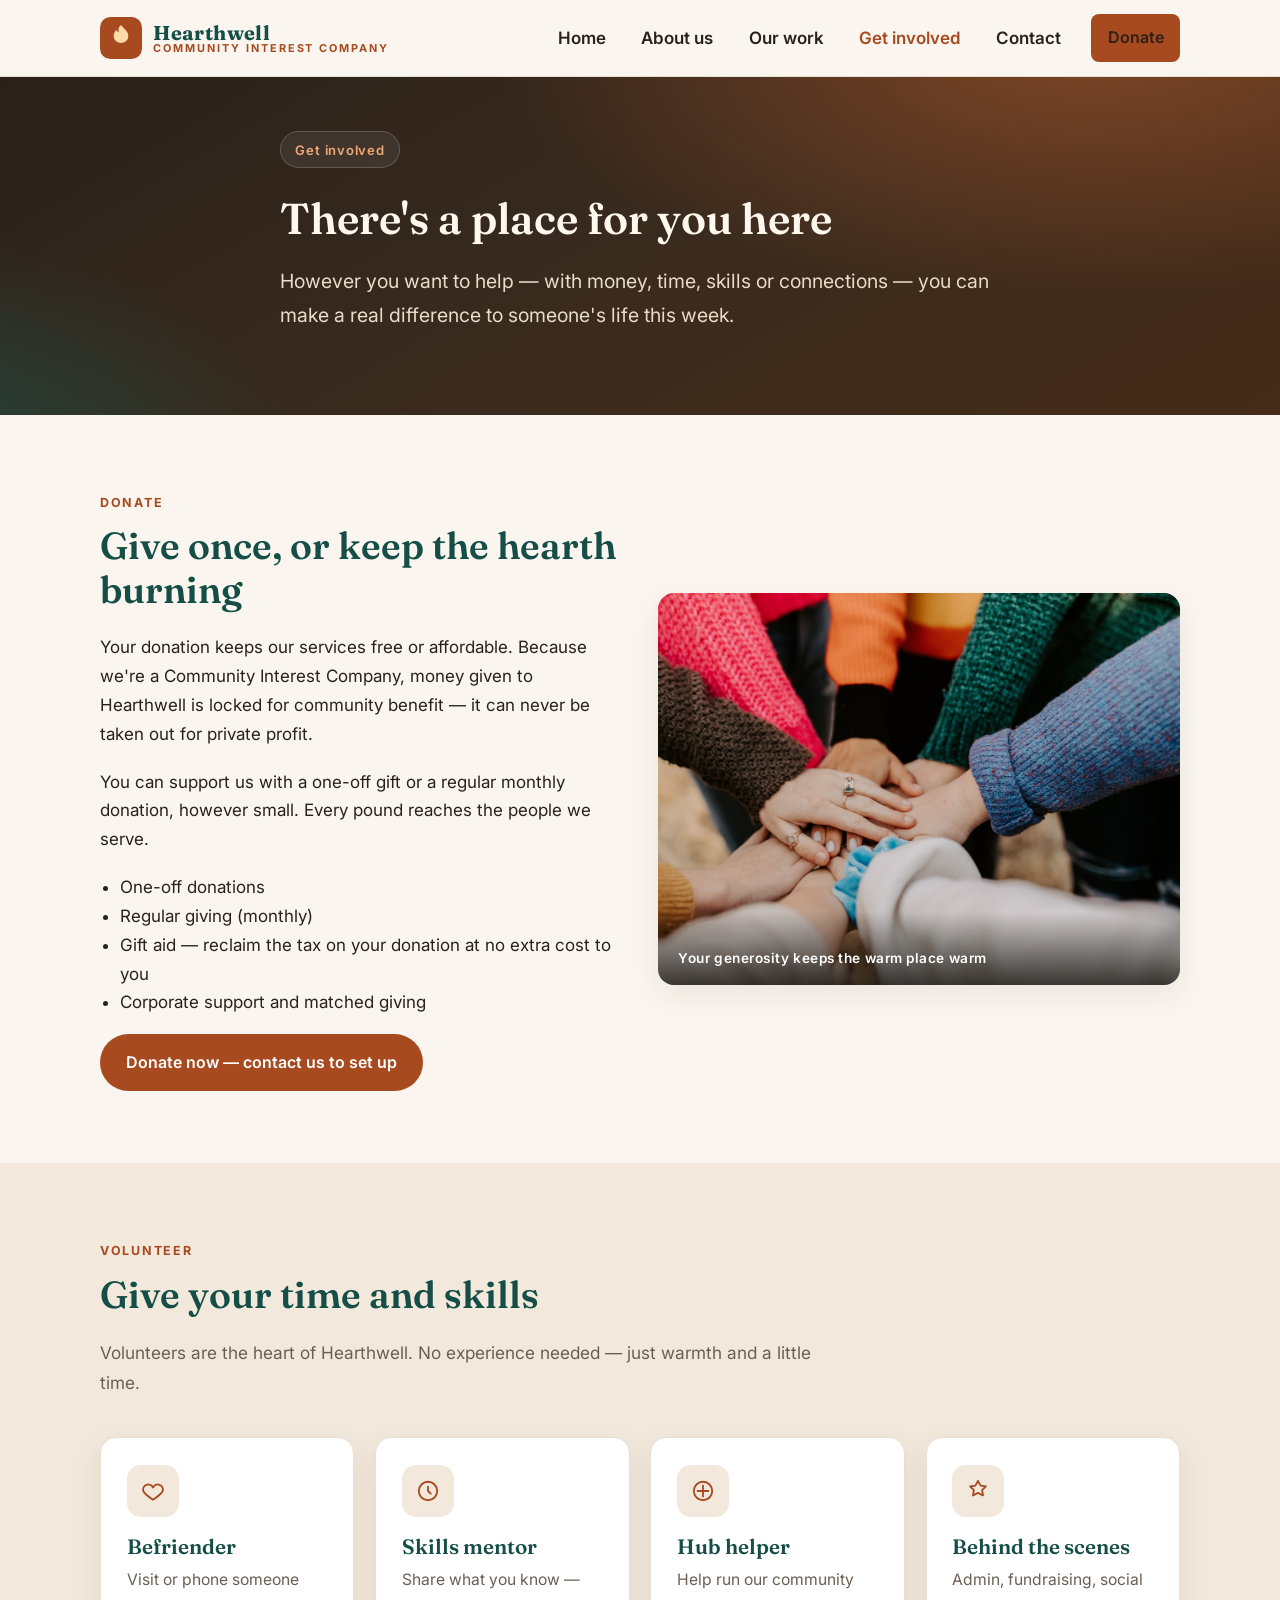
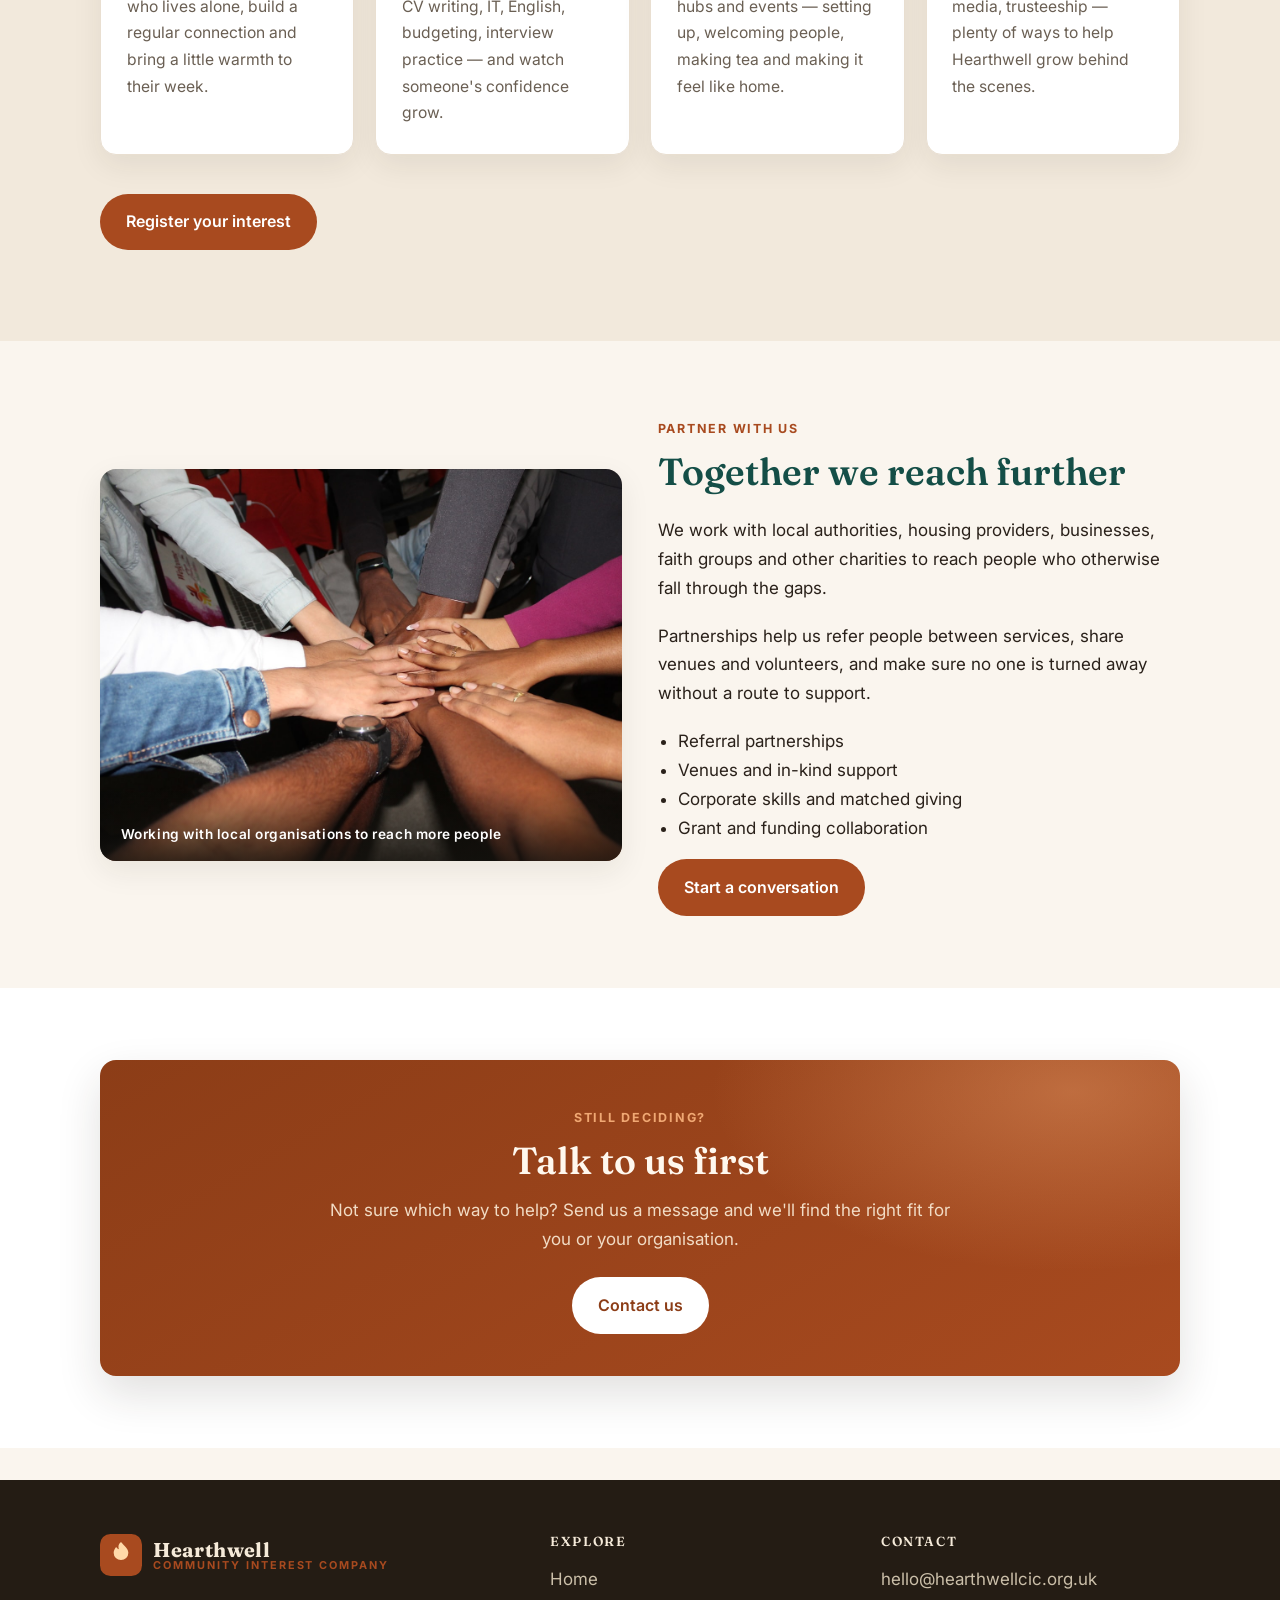
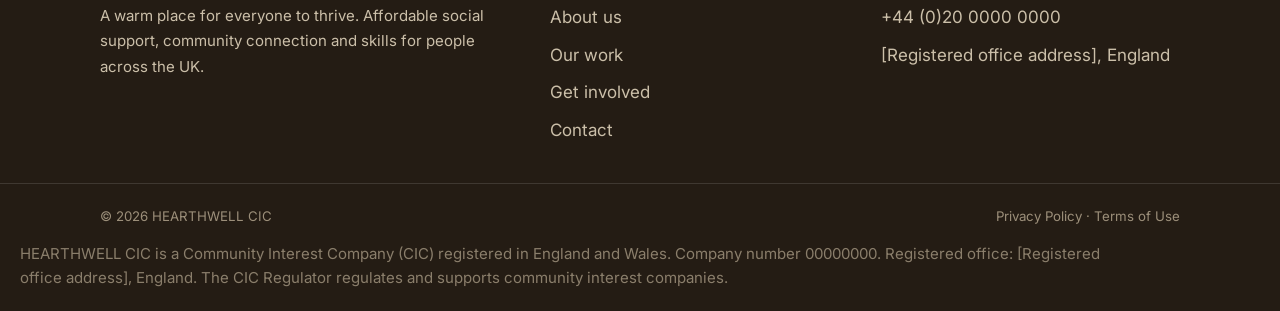
<file: get-involved.html>
<!DOCTYPE html>
<html lang="en-GB">
<head>
  <meta charset="UTF-8">
  <meta name="viewport" content="width=device-width, initial-scale=1.0">
  <title>Get involved — HEARTHWELL CIC</title>

  <meta name="description" content="Support HEARTHWELL CIC by donating, volunteering or partnering with us. Every contribution helps us keep community support, skills training and connection free or affordable for those who need it most.">
  <meta name="theme-color" content="#A84A1F">

  <meta property="og:type" content="website">
  <meta property="og:site_name" content="HEARTHWELL CIC">
  <meta property="og:title" content="Get involved — HEARTHWELL CIC">
  <meta property="og:description" content="Donate, volunteer or partner with HEARTHWELL CIC.">

  <link rel="icon" href="data:image/svg+xml,%3Csvg xmlns='http://www.w3.org/2000/svg' viewBox='0 0 48 48'%3E%3Crect width='48' height='48' rx='12' fill='%23A84A1F'/%3E%3Cpath d='M24 10c4 5 8 7.5 8 12a8 8 0 1 1-16 0c0-2.5 1.2-4.5 2.6-6.3.9 1.2 1.9 2 3 2.4-1-3.2-.4-5.7 2.4-8.1Z' fill='%23FFD9A8'/%3E%3C/svg%3E">

  <link rel="preconnect" href="https://fonts.googleapis.com">
  <link rel="preconnect" href="https://fonts.gstatic.com" crossorigin>
  <link href="https://fonts.googleapis.com/css2?family=Fraunces:opsz,wght@9..144,500;9..144,600;9..144,700&family=Inter:wght@400;600;700&display=swap" rel="stylesheet">

  <link rel="stylesheet" href="css/style.css">
</head>
<body>
  <a class="skip-link" href="#main">Skip to main content</a>

  <header class="header">
    <div class="container header__inner">
      <a class="brand" href="index.html" aria-label="HEARTHWELL CIC — home">
        <svg class="brand__mark" viewBox="0 0 48 48" fill="none" aria-hidden="true">
          <rect width="48" height="48" rx="12" fill="#A84A1F"/>
          <path d="M24 9c4.2 5.2 8.4 7.8 8.4 12.4A8.4 8.4 0 0 1 15.6 21.4c0-2.6 1.3-4.7 2.8-6.6 1 1.3 2 2.1 3.2 2.5-1.1-3.4-.5-6 2.4-8.3Z" fill="#FFD9A8"/>
        </svg>
        <span class="brand__name">Hearthwell<small>Community Interest Company</small></span>
      </a>

      <button class="nav__toggle" aria-expanded="false" aria-controls="nav-links" aria-label="Open menu">
        <span></span><span></span><span></span>
      </button>

      <nav class="nav-links" id="nav-links" aria-label="Main navigation">
        <ul>
          <li><a href="index.html">Home</a></li>
          <li><a href="about.html">About us</a></li>
          <li><a href="our-work.html">Our work</a></li>
          <li><a href="get-involved.html" aria-current="page">Get involved</a></li>
          <li><a href="contact.html">Contact</a></li>
          <li><a class="btn btn--primary" href="get-involved.html">Donate</a></li>
        </ul>
      </nav>
    </div>
  </header>

  <main id="main">

    <!-- ===== Hero ===== -->
    <section class="hero hero--short">
      <div class="container hero__inner">
        <span class="hero__badge">Get involved</span>
        <h1>There's a place for you here</h1>
        <p class="lede">However you want to help — with money, time, skills or connections — you can make a real difference to someone's life this week.</p>
      </div>
    </section>

    <!-- ===== Donate ===== -->
    <section class="section" id="donate">
      <div class="container split">
        <div class="reveal">
          <span class="eyebrow">Donate</span>
          <h2>Give once, or keep the hearth burning</h2>
          <p>Your donation keeps our services free or affordable. Because we're a Community Interest Company, money given to Hearthwell is locked for community benefit — it can never be taken out for private profit.</p>
          <p>You can support us with a one-off gift or a regular monthly donation, however small. Every pound reaches the people we serve.</p>
          <ul>
            <li>One-off donations</li>
            <li>Regular giving (monthly)</li>
            <li>Gift aid — reclaim the tax on your donation at no extra cost to you</li>
            <li>Corporate support and matched giving</li>
          </ul>
          <!-- Wire this button to your donation platform (e.g. Stripe, PayPal Giving Fund, Donorbox) before launch. -->
          <a class="btn btn--primary" href="contact.html">Donate now — contact us to set up</a>
        </div>
        <div class="photo photo--tall reveal">
          <img src="img/hands-together.jpg" alt="A group stacking their hands together in colourful jumpers, showing support and unity" width="1400" height="933" loading="lazy">
          <p class="photo--label">Your generosity keeps the warm place warm</p>
        </div>
      </div>
    </section>

    <!-- ===== Volunteer ===== -->
    <section class="section section--tint" id="volunteer">
      <div class="container">
        <div class="section-head reveal">
          <span class="eyebrow">Volunteer</span>
          <h2>Give your time and skills</h2>
          <p>Volunteers are the heart of Hearthwell. No experience needed — just warmth and a little time.</p>
        </div>
        <div class="card-grid">
          <article class="card reveal">
            <div class="card__icon">
              <svg viewBox="0 0 24 24" fill="none" stroke="currentColor" stroke-width="1.7" stroke-linecap="round" stroke-linejoin="round" width="26" height="26" aria-hidden="true">
                <path d="M12 20s-7-4.4-9-8a4.8 4.8 0 0 1 9-3.2A4.8 4.8 0 0 1 21 12c-2 3.6-9 8-9 8z"/>
              </svg>
            </div>
            <h3>Befriender</h3>
            <p>Visit or phone someone who lives alone, build a regular connection and bring a little warmth to their week.</p>
          </article>
          <article class="card reveal">
            <div class="card__icon">
              <svg viewBox="0 0 24 24" fill="none" stroke="currentColor" stroke-width="1.7" stroke-linecap="round" stroke-linejoin="round" width="26" height="26" aria-hidden="true">
                <circle cx="12" cy="12" r="8.5"/>
                <path d="M12 8v4l2.5 2.5"/>
              </svg>
            </div>
            <h3>Skills mentor</h3>
            <p>Share what you know — CV writing, IT, English, budgeting, interview practice — and watch someone's confidence grow.</p>
          </article>
          <article class="card reveal">
            <div class="card__icon">
              <svg viewBox="0 0 24 24" fill="none" stroke="currentColor" stroke-width="1.7" stroke-linecap="round" stroke-linejoin="round" width="26" height="26" aria-hidden="true">
                <circle cx="12" cy="12" r="8.5"/>
                <path d="M12 7v10M7 12h10"/>
              </svg>
            </div>
            <h3>Hub helper</h3>
            <p>Help run our community hubs and events — setting up, welcoming people, making tea and making it feel like home.</p>
          </article>
          <article class="card reveal">
            <div class="card__icon">
              <svg viewBox="0 0 24 24" fill="none" stroke="currentColor" stroke-width="1.7" stroke-linecap="round" stroke-linejoin="round" width="26" height="26" aria-hidden="true">
                <path d="M12 2.7 14.4 7l4.9.7-3.5 3.5.8 4.9-4.6-2.4-4.6 2.4.8-4.9L4.7 7.7l4.9-.7Z"/>
              </svg>
            </div>
            <h3>Behind the scenes</h3>
            <p>Admin, fundraising, social media, trusteeship — plenty of ways to help Hearthwell grow behind the scenes.</p>
          </article>
        </div>
        <p class="mt-3"><a class="btn btn--primary" href="contact.html">Register your interest</a></p>
      </div>
    </section>

    <!-- ===== Partner ===== -->
    <section class="section" id="partner">
      <div class="container split">
        <div class="photo photo--tall reveal">
          <img src="img/teamwork.jpg" alt="A team stacking hands together in unity, representing partnership and collaboration" width="1400" height="933" loading="lazy">
          <p class="photo--label">Working with local organisations to reach more people</p>
        </div>
        <div class="reveal">
          <span class="eyebrow">Partner with us</span>
          <h2>Together we reach further</h2>
          <p>We work with local authorities, housing providers, businesses, faith groups and other charities to reach people who otherwise fall through the gaps.</p>
          <p>Partnerships help us refer people between services, share venues and volunteers, and make sure no one is turned away without a route to support.</p>
          <ul>
            <li>Referral partnerships</li>
            <li>Venues and in-kind support</li>
            <li>Corporate skills and matched giving</li>
            <li>Grant and funding collaboration</li>
          </ul>
          <a class="btn btn--primary" href="contact.html">Start a conversation</a>
        </div>
      </div>
    </section>

    <!-- ===== CTA ===== -->
    <section class="section section--paper">
      <div class="container">
        <div class="cta-banner reveal">
          <span class="eyebrow" style="color:#F0A873;">Still deciding?</span>
          <h2>Talk to us first</h2>
          <p>Not sure which way to help? Send us a message and we'll find the right fit for you or your organisation.</p>
          <div class="cta-banner__actions">
            <a class="btn btn--light" href="contact.html">Contact us</a>
          </div>
        </div>
      </div>
    </section>

  </main>

  <footer class="footer">
    <div class="container footer__grid">
      <div>
        <div class="footer__brand">
          <a class="brand" href="index.html" aria-label="HEARTHWELL CIC — home">
            <svg class="brand__mark" viewBox="0 0 48 48" fill="none" aria-hidden="true">
              <rect width="48" height="48" rx="12" fill="#A84A1F"/>
              <path d="M24 9c4.2 5.2 8.4 7.8 8.4 12.4A8.4 8.4 0 0 1 15.6 21.4c0-2.6 1.3-4.7 2.8-6.6 1 1.3 2 2.1 3.2 2.5-1.1-3.4-.5-6 2.4-8.3Z" fill="#FFD9A8"/>
            </svg>
            <span class="brand__name">Hearthwell<small>Community Interest Company</small></span>
          </a>
        </div>
        <p>A warm place for everyone to thrive. Affordable social support, community connection and skills for people across the UK.</p>
      </div>

      <nav aria-label="Footer — explore">
        <h4>Explore</h4>
        <ul>
          <li><a href="index.html">Home</a></li>
          <li><a href="about.html">About us</a></li>
          <li><a href="our-work.html">Our work</a></li>
          <li><a href="get-involved.html">Get involved</a></li>
          <li><a href="contact.html">Contact</a></li>
        </ul>
      </nav>

      <div>
        <h4>Contact</h4>
        <ul>
          <li><a href="mailto:hello@hearthwellcic.org.uk">hello@hearthwellcic.org.uk</a></li>
          <li>+44 (0)20 0000 0000</li>
          <li>[Registered office address], England</li>
        </ul>
      </div>
    </div>

    <div class="footer__bottom">
      <div class="container">
        <span>© <span id="year">2026</span> HEARTHWELL CIC</span>
        <span>Privacy Policy · Terms of Use</span>
      </div>
      <p class="container footer__legal">
        HEARTHWELL CIC is a Community Interest Company (CIC) registered in England and Wales.
        Company number 00000000. Registered office: [Registered office address], England.
        The CIC Regulator regulates and supports community interest companies.
      </p>
    </div>
  </footer>

  <script src="js/main.js"></script>
</body>
</html>
</file>
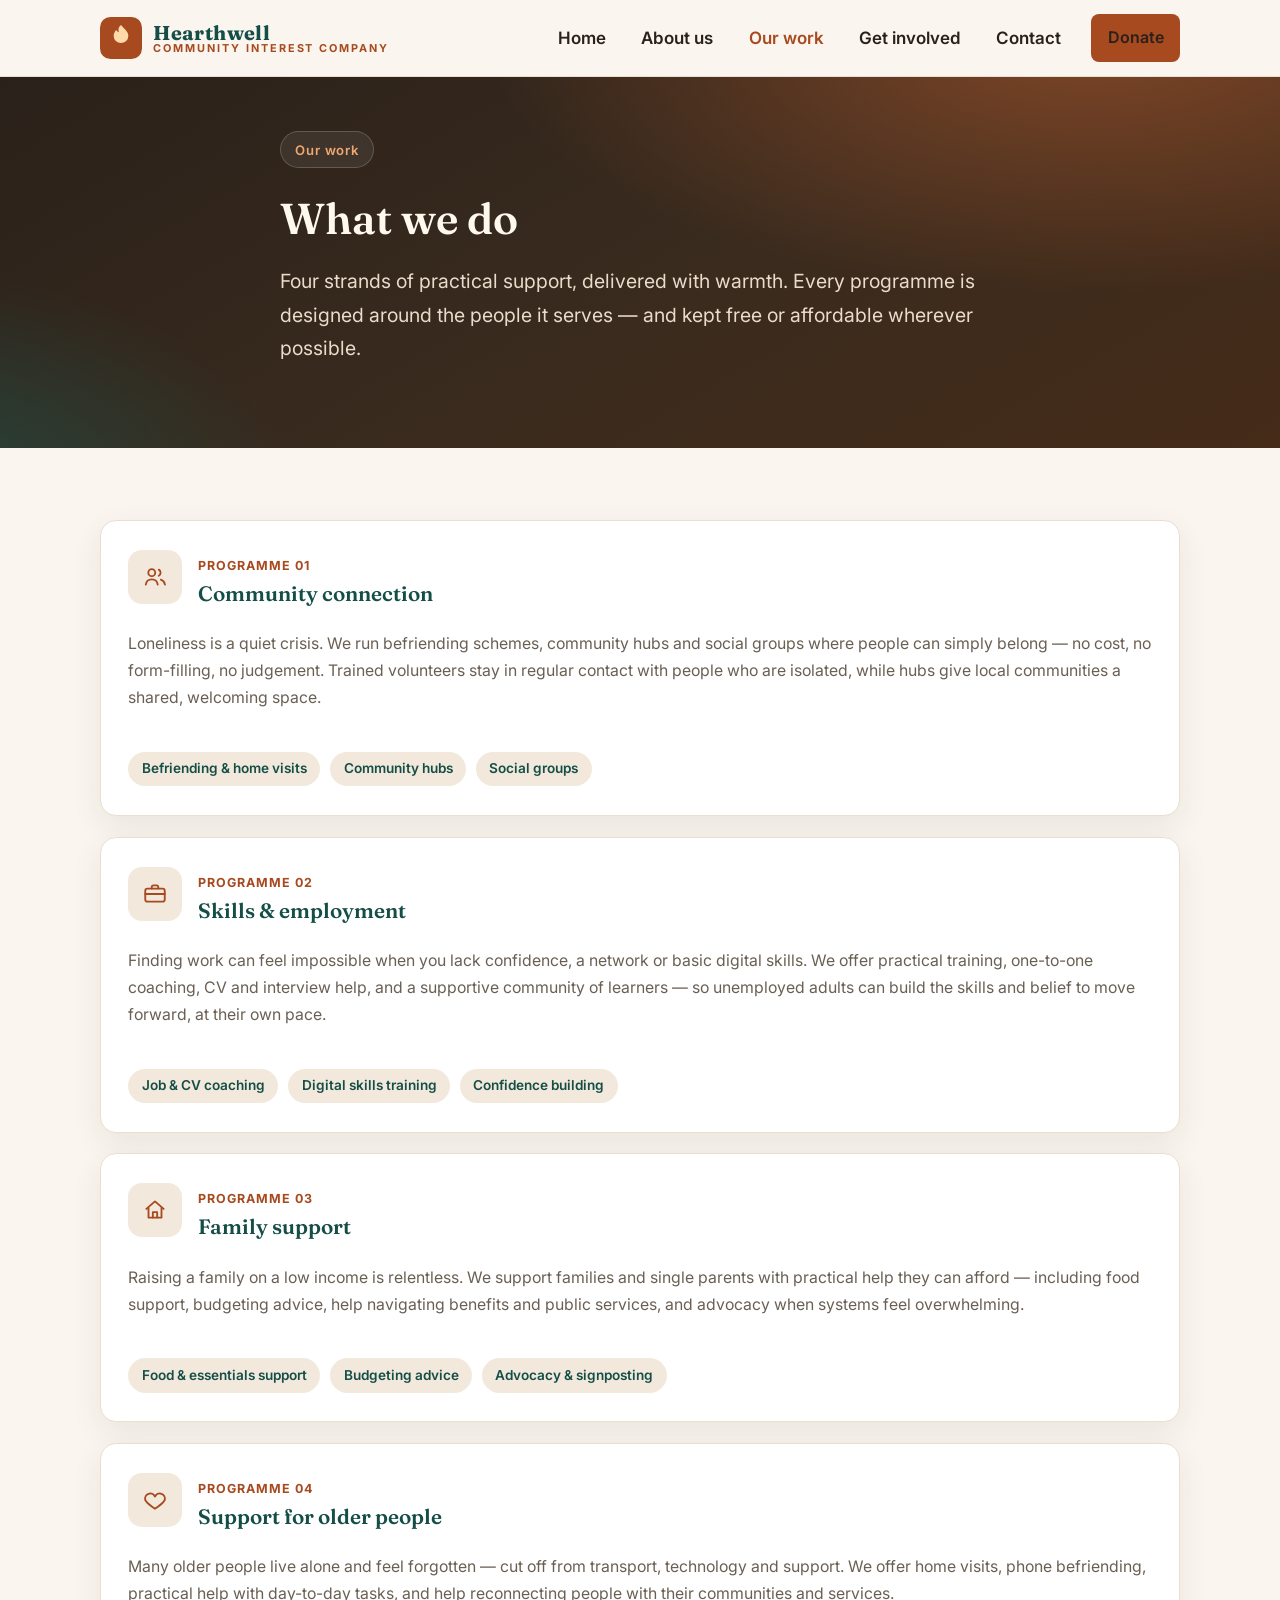
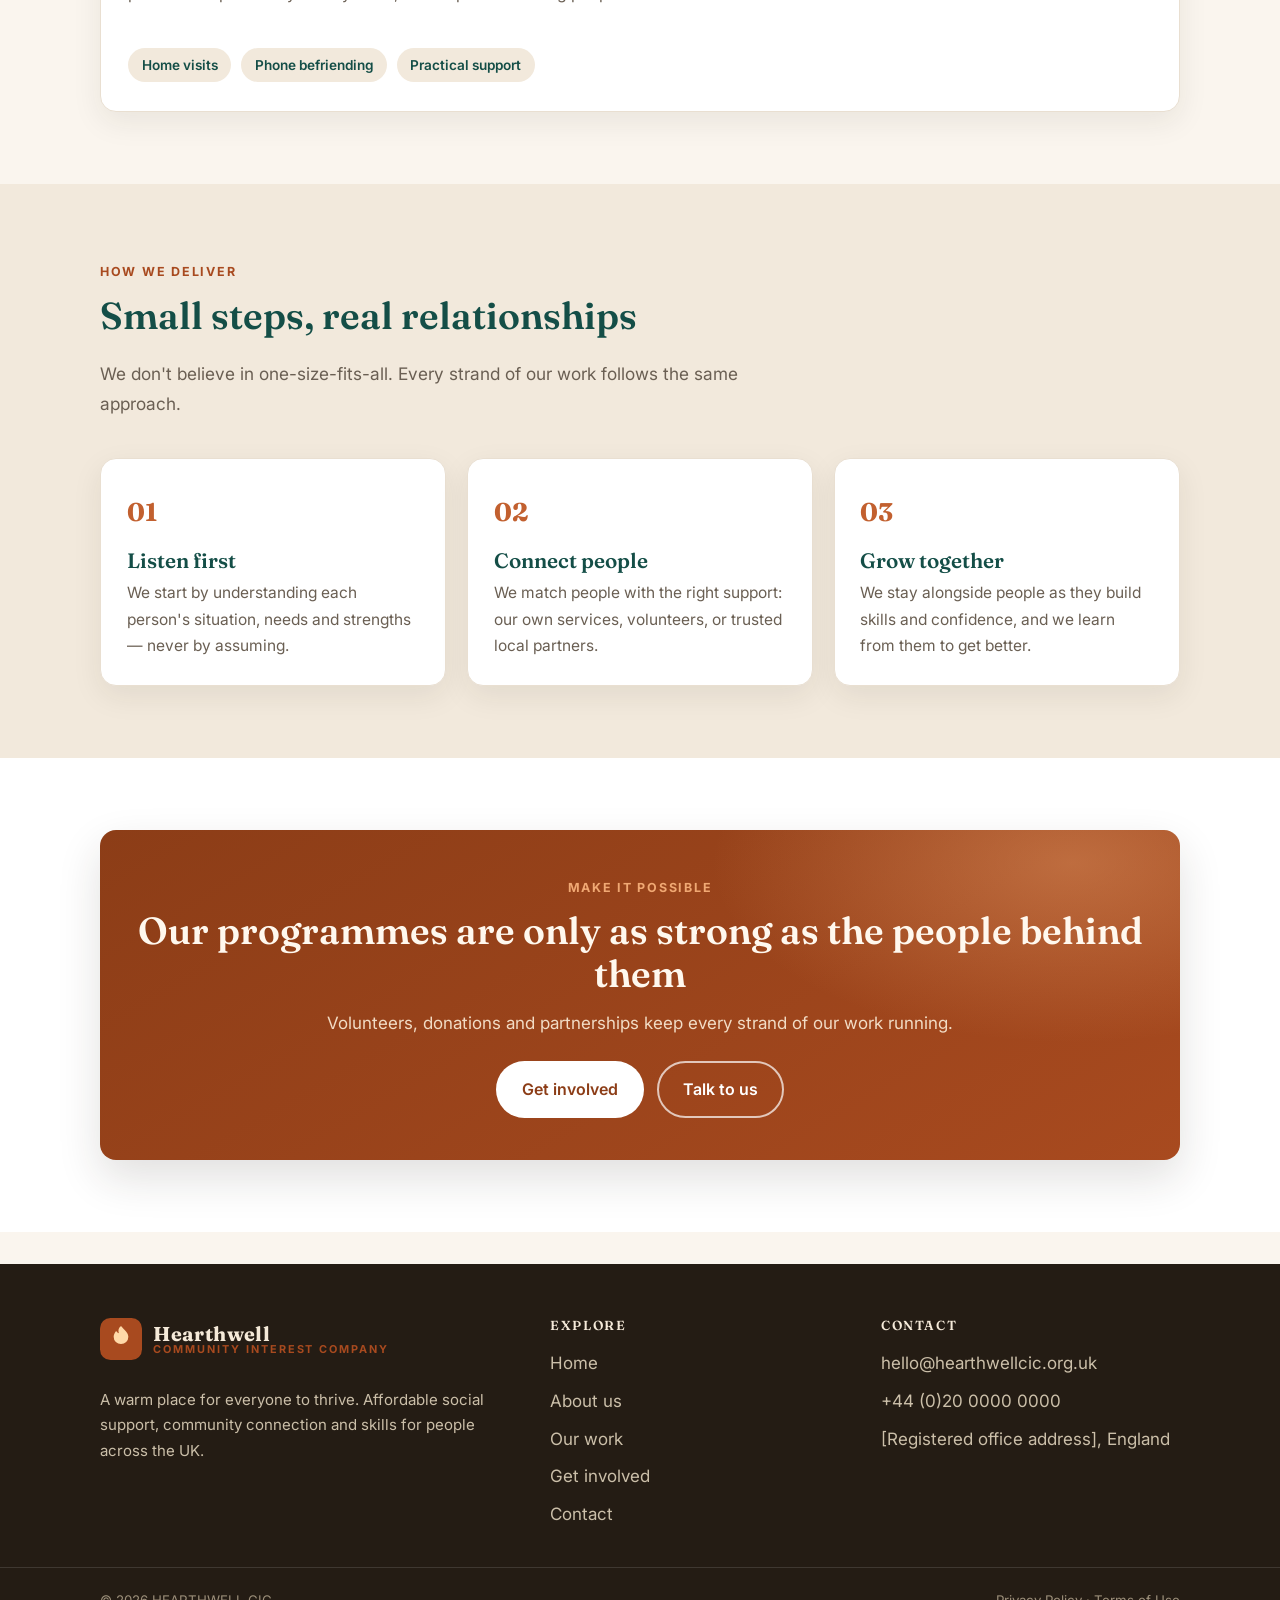
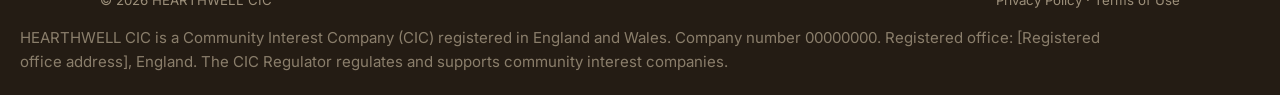
<file: our-work.html>
<!DOCTYPE html>
<html lang="en-GB">
<head>
  <meta charset="UTF-8">
  <meta name="viewport" content="width=device-width, initial-scale=1.0">
  <title>Our work — HEARTHWELL CIC</title>

  <meta name="description" content="Hearthwell runs four strands of community support: community connection, skills and employment, family support, and support for older people living alone. See how we work and who each programme helps.">
  <meta name="theme-color" content="#A84A1F">

  <meta property="og:type" content="website">
  <meta property="og:site_name" content="HEARTHWELL CIC">
  <meta property="og:title" content="Our work — HEARTHWELL CIC">
  <meta property="og:description" content="Four strands of support: community connection, skills & employment, family support, and support for older people.">

  <link rel="icon" href="data:image/svg+xml,%3Csvg xmlns='http://www.w3.org/2000/svg' viewBox='0 0 48 48'%3E%3Crect width='48' height='48' rx='12' fill='%23A84A1F'/%3E%3Cpath d='M24 10c4 5 8 7.5 8 12a8 8 0 1 1-16 0c0-2.5 1.2-4.5 2.6-6.3.9 1.2 1.9 2 3 2.4-1-3.2-.4-5.7 2.4-8.1Z' fill='%23FFD9A8'/%3E%3C/svg%3E">

  <link rel="preconnect" href="https://fonts.googleapis.com">
  <link rel="preconnect" href="https://fonts.gstatic.com" crossorigin>
  <link href="https://fonts.googleapis.com/css2?family=Fraunces:opsz,wght@9..144,500;9..144,600;9..144,700&family=Inter:wght@400;600;700&display=swap" rel="stylesheet">

  <link rel="stylesheet" href="css/style.css">
</head>
<body>
  <a class="skip-link" href="#main">Skip to main content</a>

  <header class="header">
    <div class="container header__inner">
      <a class="brand" href="index.html" aria-label="HEARTHWELL CIC — home">
        <svg class="brand__mark" viewBox="0 0 48 48" fill="none" aria-hidden="true">
          <rect width="48" height="48" rx="12" fill="#A84A1F"/>
          <path d="M24 9c4.2 5.2 8.4 7.8 8.4 12.4A8.4 8.4 0 0 1 15.6 21.4c0-2.6 1.3-4.7 2.8-6.6 1 1.3 2 2.1 3.2 2.5-1.1-3.4-.5-6 2.4-8.3Z" fill="#FFD9A8"/>
        </svg>
        <span class="brand__name">Hearthwell<small>Community Interest Company</small></span>
      </a>

      <button class="nav__toggle" aria-expanded="false" aria-controls="nav-links" aria-label="Open menu">
        <span></span><span></span><span></span>
      </button>

      <nav class="nav-links" id="nav-links" aria-label="Main navigation">
        <ul>
          <li><a href="index.html">Home</a></li>
          <li><a href="about.html">About us</a></li>
          <li><a href="our-work.html" aria-current="page">Our work</a></li>
          <li><a href="get-involved.html">Get involved</a></li>
          <li><a href="contact.html">Contact</a></li>
          <li><a class="btn btn--primary" href="get-involved.html">Donate</a></li>
        </ul>
      </nav>
    </div>
  </header>

  <main id="main">

    <!-- ===== Hero ===== -->
    <section class="hero hero--short">
      <div class="container hero__inner">
        <span class="hero__badge">Our work</span>
        <h1>What we do</h1>
        <p class="lede">Four strands of practical support, delivered with warmth. Every programme is designed around the people it serves — and kept free or affordable wherever possible.</p>
      </div>
    </section>

    <!-- ===== Programmes ===== -->
    <section class="section">
      <div class="container">

        <div class="programme reveal">
          <div class="programme__head">
            <div class="programme__icon">
              <svg viewBox="0 0 24 24" fill="none" stroke="currentColor" stroke-width="1.7" stroke-linecap="round" stroke-linejoin="round" width="26" height="26" aria-hidden="true">
                <circle cx="9" cy="8" r="3.2"/>
                <path d="M3.5 19c.4-3 2.8-4.8 5.5-4.8s5.1 1.8 5.5 4.8"/>
                <path d="M15.5 5.2a3.2 3.2 0 0 1 0 5.6"/>
                <path d="M17.4 14.4c2 .7 3.4 2.3 3.8 4.6"/>
              </svg>
            </div>
            <div>
              <span class="programme__tag">Programme 01</span>
              <h3>Community connection</h3>
            </div>
          </div>
          <p>Loneliness is a quiet crisis. We run befriending schemes, community hubs and social groups where people can simply belong — no cost, no form-filling, no judgement. Trained volunteers stay in regular contact with people who are isolated, while hubs give local communities a shared, welcoming space.</p>
          <ul class="programme__meta">
            <li>Befriending &amp; home visits</li>
            <li>Community hubs</li>
            <li>Social groups</li>
          </ul>
        </div>

        <div class="programme reveal">
          <div class="programme__head">
            <div class="programme__icon">
              <svg viewBox="0 0 24 24" fill="none" stroke="currentColor" stroke-width="1.7" stroke-linecap="round" stroke-linejoin="round" width="26" height="26" aria-hidden="true">
                <rect x="3" y="7" width="18" height="12" rx="2"/>
                <path d="M9 7V5.5A1.5 1.5 0 0 1 10.5 4h3A1.5 1.5 0 0 1 15 5.5V7"/>
                <path d="M3 12h18"/>
              </svg>
            </div>
            <div>
              <span class="programme__tag">Programme 02</span>
              <h3>Skills &amp; employment</h3>
            </div>
          </div>
          <p>Finding work can feel impossible when you lack confidence, a network or basic digital skills. We offer practical training, one-to-one coaching, CV and interview help, and a supportive community of learners — so unemployed adults can build the skills and belief to move forward, at their own pace.</p>
          <ul class="programme__meta">
            <li>Job &amp; CV coaching</li>
            <li>Digital skills training</li>
            <li>Confidence building</li>
          </ul>
        </div>

        <div class="programme reveal">
          <div class="programme__head">
            <div class="programme__icon">
              <svg viewBox="0 0 24 24" fill="none" stroke="currentColor" stroke-width="1.7" stroke-linecap="round" stroke-linejoin="round" width="26" height="26" aria-hidden="true">
                <path d="M4 11 12 4l8 7"/>
                <path d="M6 10v9h12v-9"/>
                <path d="M10 19v-5h4v5"/>
              </svg>
            </div>
            <div>
              <span class="programme__tag">Programme 03</span>
              <h3>Family support</h3>
            </div>
          </div>
          <p>Raising a family on a low income is relentless. We support families and single parents with practical help they can afford — including food support, budgeting advice, help navigating benefits and public services, and advocacy when systems feel overwhelming.</p>
          <ul class="programme__meta">
            <li>Food &amp; essentials support</li>
            <li>Budgeting advice</li>
            <li>Advocacy &amp; signposting</li>
          </ul>
        </div>

        <div class="programme reveal">
          <div class="programme__head">
            <div class="programme__icon">
              <svg viewBox="0 0 24 24" fill="none" stroke="currentColor" stroke-width="1.7" stroke-linecap="round" stroke-linejoin="round" width="26" height="26" aria-hidden="true">
                <path d="M12 20s-7-4.4-9-8a4.8 4.8 0 0 1 9-3.2A4.8 4.8 0 0 1 21 12c-2 3.6-9 8-9 8z"/>
              </svg>
            </div>
            <div>
              <span class="programme__tag">Programme 04</span>
              <h3>Support for older people</h3>
            </div>
          </div>
          <p>Many older people live alone and feel forgotten — cut off from transport, technology and support. We offer home visits, phone befriending, practical help with day-to-day tasks, and help reconnecting people with their communities and services.</p>
          <ul class="programme__meta">
            <li>Home visits</li>
            <li>Phone befriending</li>
            <li>Practical support</li>
          </ul>
        </div>

      </div>
    </section>

    <!-- ===== How we deliver ===== -->
    <section class="section section--tint">
      <div class="container">
        <div class="section-head reveal">
          <span class="eyebrow">How we deliver</span>
          <h2>Small steps, real relationships</h2>
          <p>We don't believe in one-size-fits-all. Every strand of our work follows the same approach.</p>
        </div>
        <div class="steps">
          <div class="step reveal">
            <h3>Listen first</h3>
            <p>We start by understanding each person's situation, needs and strengths — never by assuming.</p>
          </div>
          <div class="step reveal">
            <h3>Connect people</h3>
            <p>We match people with the right support: our own services, volunteers, or trusted local partners.</p>
          </div>
          <div class="step reveal">
            <h3>Grow together</h3>
            <p>We stay alongside people as they build skills and confidence, and we learn from them to get better.</p>
          </div>
        </div>
      </div>
    </section>

    <!-- ===== CTA ===== -->
    <section class="section section--paper">
      <div class="container">
        <div class="cta-banner reveal">
          <span class="eyebrow" style="color:#F0A873;">Make it possible</span>
          <h2>Our programmes are only as strong as the people behind them</h2>
          <p>Volunteers, donations and partnerships keep every strand of our work running.</p>
          <div class="cta-banner__actions">
            <a class="btn btn--light" href="get-involved.html">Get involved</a>
            <a class="btn btn--outline-light" href="contact.html">Talk to us</a>
          </div>
        </div>
      </div>
    </section>

  </main>

  <footer class="footer">
    <div class="container footer__grid">
      <div>
        <div class="footer__brand">
          <a class="brand" href="index.html" aria-label="HEARTHWELL CIC — home">
            <svg class="brand__mark" viewBox="0 0 48 48" fill="none" aria-hidden="true">
              <rect width="48" height="48" rx="12" fill="#A84A1F"/>
              <path d="M24 9c4.2 5.2 8.4 7.8 8.4 12.4A8.4 8.4 0 0 1 15.6 21.4c0-2.6 1.3-4.7 2.8-6.6 1 1.3 2 2.1 3.2 2.5-1.1-3.4-.5-6 2.4-8.3Z" fill="#FFD9A8"/>
            </svg>
            <span class="brand__name">Hearthwell<small>Community Interest Company</small></span>
          </a>
        </div>
        <p>A warm place for everyone to thrive. Affordable social support, community connection and skills for people across the UK.</p>
      </div>

      <nav aria-label="Footer — explore">
        <h4>Explore</h4>
        <ul>
          <li><a href="index.html">Home</a></li>
          <li><a href="about.html">About us</a></li>
          <li><a href="our-work.html">Our work</a></li>
          <li><a href="get-involved.html">Get involved</a></li>
          <li><a href="contact.html">Contact</a></li>
        </ul>
      </nav>

      <div>
        <h4>Contact</h4>
        <ul>
          <li><a href="mailto:hello@hearthwellcic.org.uk">hello@hearthwellcic.org.uk</a></li>
          <li>+44 (0)20 0000 0000</li>
          <li>[Registered office address], England</li>
        </ul>
      </div>
    </div>

    <div class="footer__bottom">
      <div class="container">
        <span>© <span id="year">2026</span> HEARTHWELL CIC</span>
        <span>Privacy Policy · Terms of Use</span>
      </div>
      <p class="container footer__legal">
        HEARTHWELL CIC is a Community Interest Company (CIC) registered in England and Wales.
        Company number 00000000. Registered office: [Registered office address], England.
        The CIC Regulator regulates and supports community interest companies.
      </p>
    </div>
  </footer>

  <script src="js/main.js"></script>
</body>
</html>
</file>
<file: css/style.css>
/* ============================================================
   HEARTHWELL CIC — global stylesheet
   Community Interest Company website · warm, accessible, responsive
   ============================================================ */

/* ---------- Design tokens ---------- */
:root {
  /* Brand — warm hearth palette */
  --brand-700: #8C3D17;          /* deep ember — hover states        */
  --brand-600: #A84A1F;          /* primary terracotta (on light)    */
  --brand-500: #C2602F;          /* vivid ember — decorative         */
  --teal-700:  #144E47;          /* deep teal — headings on cream    */
  --teal-600:  #1B625A;          /* teal accents                     */
  --ink:       #2A211A;          /* near-black warm brown            */
  --stone:     #6A5F53;          /* secondary text                   */
  --cream:     #FAF5EE;          /* page background                  */
  --paper:     #FFFFFF;          /* cards / surfaces                 */
  --line:      #E9DFD1;          /* hairline borders                 */
  --sand:      #F2E9DC;          /* tinted section background        */

  /* Type */
  --font-body:  "Inter", "Segoe UI", system-ui, -apple-system, sans-serif;
  --font-head:  "Fraunces", Georgia, "Times New Roman", serif;

  /* Layout */
  --container: 1120px;
  --radius:    16px;
  --radius-sm: 10px;
  --shadow:    0 10px 30px rgba(42, 33, 26, 0.08);
  --shadow-lg: 0 18px 44px rgba(42, 33, 26, 0.14);

  --focus: 0 0 0 3px rgba(27, 98, 90, 0.45);
}

/* ---------- Reset / base ---------- */
*, *::before, *::after { box-sizing: border-box; }

html { scroll-behavior: smooth; -webkit-text-size-adjust: 100%; }

body {
  margin: 0;
  font-family: var(--font-body);
  font-size: 1.0625rem;          /* 17px — comfortable reading      */
  line-height: 1.7;
  color: var(--ink);
  background: var(--cream);
}

img, svg { display: block; max-width: 100%; height: auto; }

a { color: var(--brand-600); text-decoration-thickness: 1px; text-underline-offset: 3px; }
a:hover { color: var(--brand-700); }

h1, h2, h3, h4 {
  font-family: var(--font-head);
  font-weight: 600;
  line-height: 1.15;
  margin: 0 0 0.6em;
  color: var(--teal-700);
}

h1 { font-size: clamp(2.1rem, 5vw, 3.3rem); }
h2 { font-size: clamp(1.7rem, 3.4vw, 2.35rem); }
h3 { font-size: 1.3rem; }
h4 { font-size: 1.08rem; }

p { margin: 0 0 1.1em; }
ul { padding-left: 1.2em; }

:focus-visible { outline: 3px solid var(--teal-600); outline-offset: 2px; border-radius: 4px; }

/* Skip link for accessibility */
.skip-link {
  position: absolute;
  left: -999px;
  top: 0;
  background: var(--teal-700);
  color: #fff;
  padding: 0.7rem 1.2rem;
  border-radius: 0 0 var(--radius-sm) 0;
  z-index: 100;
  font-weight: 600;
}
.skip-link:focus { left: 0; color: #fff; }

/* ---------- Layout helpers ---------- */
.container { max-width: var(--container); margin-inline: auto; padding-inline: 20px; }
.section { padding: 4.5rem 0; }
.section--tint { background: var(--sand); }
.section--paper { background: var(--paper); }

.eyebrow {
  display: inline-block;
  font-size: 0.78rem;
  font-weight: 700;
  letter-spacing: 0.14em;
  text-transform: uppercase;
  color: var(--brand-600);
  margin-bottom: 0.7rem;
}

.section-head { max-width: 720px; margin-bottom: 2.5rem; }
.section-head p { color: var(--stone); font-size: 1.08rem; }
.section-head--center { margin-inline: auto; text-align: center; }

/* ---------- Buttons ---------- */
.btn {
  display: inline-flex;
  align-items: center;
  gap: 0.5rem;
  font-family: var(--font-body);
  font-weight: 600;
  font-size: 1rem;
  padding: 0.8rem 1.5rem;
  border-radius: 999px;
  border: 2px solid transparent;
  cursor: pointer;
  text-decoration: none;
  transition: background-color 0.2s ease, color 0.2s ease, transform 0.1s ease, box-shadow 0.2s ease;
}
.btn:active { transform: translateY(1px); }

.btn--primary { background: var(--brand-600); color: #fff; }
.btn--primary:hover { background: var(--brand-700); color: #fff; box-shadow: 0 6px 18px rgba(168, 74, 31, 0.35); }

.btn--ghost { border-color: var(--brand-600); color: var(--brand-600); background: transparent; }
.btn--ghost:hover { background: var(--brand-600); color: #fff; }

.btn--light { background: #fff; color: var(--brand-700); }
.btn--light:hover { background: var(--sand); color: var(--brand-700); }

.btn--outline-light { border-color: rgba(255,255,255,0.7); color: #fff; background: transparent; }
.btn--outline-light:hover { background: rgba(255,255,255,0.12); color: #fff; }

/* ---------- Header / nav ---------- */
.header {
  position: sticky;
  top: 0;
  z-index: 50;
  background: rgba(250, 245, 238, 0.92);
  backdrop-filter: blur(10px);
  border-bottom: 1px solid var(--line);
}
.header__inner {
  display: flex;
  align-items: center;
  justify-content: space-between;
  gap: 1rem;
  min-height: 76px;
}

.brand { display: inline-flex; align-items: center; gap: 0.7rem; text-decoration: none; }
.brand__mark { width: 42px; height: 42px; flex: none; }
.brand__name {
  font-family: var(--font-head);
  font-weight: 700;
  font-size: 1.25rem;
  letter-spacing: 0.02em;
  color: var(--teal-700);
  line-height: 1.05;
}
.brand__name small {
  display: block;
  font-family: var(--font-body);
  font-size: 0.68rem;
  font-weight: 700;
  letter-spacing: 0.18em;
  color: var(--brand-600);
  text-transform: uppercase;
}

.nav__toggle {
  display: inline-flex;
  flex-direction: column;
  justify-content: center;
  gap: 5px;
  width: 46px;
  height: 46px;
  padding: 10px;
  background: none;
  border: 1px solid var(--line);
  border-radius: var(--radius-sm);
  cursor: pointer;
}
.nav__toggle span {
  display: block;
  height: 2px;
  width: 100%;
  background: var(--ink);
  border-radius: 2px;
  transition: transform 0.25s ease, opacity 0.2s ease;
}
.nav__toggle[aria-expanded="true"] span:nth-child(1) { transform: translateY(7px) rotate(45deg); }
.nav__toggle[aria-expanded="true"] span:nth-child(2) { opacity: 0; }
.nav__toggle[aria-expanded="true"] span:nth-child(3) { transform: translateY(-7px) rotate(-45deg); }

.nav-links {
  display: none;
  position: absolute;
  top: 100%;
  left: 0;
  right: 0;
  background: var(--cream);
  border-bottom: 1px solid var(--line);
  padding: 0.6rem 20px 1.2rem;
  box-shadow: 0 16px 30px rgba(42,33,26,0.08);
}
.nav-links.is-open { display: block; }
.nav-links ul { list-style: none; margin: 0; padding: 0; }
.nav-links li + li { margin-top: 0.2rem; }
.nav-links a {
  display: block;
  padding: 0.6rem 0.5rem;
  text-decoration: none;
  font-weight: 600;
  color: var(--ink);
  border-radius: 8px;
}
.nav-links a:hover { color: var(--brand-600); background: var(--sand); }
.nav-links a[aria-current="page"] { color: var(--brand-600); }
.nav-links .btn { margin: 0.9rem 0.5rem 0.2rem; }

@media (min-width: 900px) {
  .nav__toggle { display: none; }
  .nav-links { position: static; display: block; background: none; box-shadow: none; border: 0; padding: 0; }
  .nav-links ul { display: flex; align-items: center; gap: 0.4rem; }
  .nav-links li + li { margin-top: 0; }
  .nav-links a { padding: 0.5rem 0.9rem; }
  .nav-links .btn { margin: 0 0 0 0.6rem; }
}

/* ---------- Hero ---------- */
.hero {
  background:
    radial-gradient(1000px 420px at 85% -10%, rgba(194, 96, 47, 0.5), transparent 60%),
    radial-gradient(700px 360px at -10% 110%, rgba(27, 98, 90, 0.55), transparent 60%),
    linear-gradient(150deg, #2A211A 0%, #3A2B1E 55%, #452B18 100%);
  color: #F5EFE4;
  padding: 5rem 0 5.5rem;
}
.hero__inner { max-width: 820px; }
.hero .eyebrow { color: #F0A873; }
.hero h1 { color: #FFF8EE; margin-bottom: 0.5em; }
.hero p.lede { font-size: 1.22rem; color: #E9DCCB; margin-bottom: 1.6rem; max-width: 62ch; }
.hero__actions { display: flex; flex-wrap: wrap; gap: 0.8rem; }
.hero__badge {
  display: inline-flex;
  align-items: center;
  gap: 0.5rem;
  font-size: 0.82rem;
  font-weight: 600;
  letter-spacing: 0.06em;
  color: #F0A873;
  background: rgba(255,255,255,0.07);
  border: 1px solid rgba(255,255,255,0.18);
  border-radius: 999px;
  padding: 0.4rem 0.9rem;
  margin-bottom: 1.6rem;
}
.hero--short { padding: 3.4rem 0 3.6rem; }
.hero--short .hero__inner { max-width: 760px; }
.hero--short h1 { font-size: clamp(1.9rem, 4.4vw, 2.7rem); }

/* ---------- Cards ---------- */
.card-grid {
  display: grid;
  grid-template-columns: repeat(auto-fit, minmax(245px, 1fr));
  gap: 1.3rem;
}
.card {
  background: var(--paper);
  border: 1px solid var(--line);
  border-radius: var(--radius);
  padding: 1.7rem 1.6rem;
  box-shadow: var(--shadow);
  display: flex;
  flex-direction: column;
}
.card__icon {
  width: 52px;
  height: 52px;
  border-radius: 14px;
  background: var(--sand);
  color: var(--brand-600);
  display: grid;
  place-items: center;
  margin-bottom: 1.1rem;
}
.card h3 { margin-bottom: 0.4em; }
.card p { color: var(--stone); font-size: 0.98rem; margin-bottom: 0; }
.card a.card__link { margin-top: auto; padding-top: 0.9rem; font-weight: 600; }

/* ---------- Chips (who we help) ---------- */
.chips { display: flex; flex-wrap: wrap; gap: 0.7rem; }
.chip {
  display: inline-flex;
  align-items: center;
  gap: 0.45rem;
  background: var(--paper);
  border: 1px solid var(--line);
  border-radius: 999px;
  padding: 0.55rem 1.05rem;
  font-weight: 600;
  font-size: 0.95rem;
  color: var(--teal-700);
  box-shadow: var(--shadow);
}
.chip svg { color: var(--brand-600); }

/* ---------- Story / split layout ---------- */
.split {
  display: grid;
  gap: 2.2rem;
  align-items: center;
}
@media (min-width: 860px) { .split { grid-template-columns: 1fr 1fr; } }

/* Photo frame — real photography (previously a placeholder block) */
.photo {
  border-radius: var(--radius);
  overflow: hidden;
  position: relative;
  box-shadow: var(--shadow);
  background: var(--sand);
}
.photo img {
  width: 100%;
  height: 100%;
  object-fit: cover;
  display: block;
}
.photo--tall img { aspect-ratio: 4 / 3; }
.photo--wide img { aspect-ratio: 16 / 10; }
.photo--label {
  position: absolute;
  left: 0;
  right: 0;
  bottom: 0;
  padding: 2.2rem 1.3rem 0.9rem;
  color: #fff;
  font-family: var(--font-body);
  font-size: 0.85rem;
  font-weight: 600;
  letter-spacing: 0.04em;
  background: linear-gradient(to top, rgba(20, 18, 14, 0.78), transparent);
  margin: 0;
}
@media (max-width: 480px) { .photo--label { display: none; } }

/* ---------- Values ---------- */
.values-grid { display: grid; gap: 1.3rem; grid-template-columns: repeat(auto-fit, minmax(230px, 1fr)); }
.value {
  background: var(--paper);
  border-radius: var(--radius);
  border: 1px solid var(--line);
  padding: 1.6rem;
  border-top: 4px solid var(--brand-500);
}
.value h3 { margin-bottom: 0.4em; }
.value p { color: var(--stone); font-size: 0.98rem; margin-bottom: 0; }

/* ---------- Team ---------- */
.team-grid { display: grid; gap: 1.3rem; grid-template-columns: repeat(auto-fit, minmax(220px, 1fr)); }
.team-card {
  background: var(--paper);
  border: 1px solid var(--line);
  border-radius: var(--radius);
  padding: 1.6rem;
  text-align: center;
  box-shadow: var(--shadow);
}
.team-card__avatar {
  width: 74px; height: 74px;
  margin: 0 auto 0.9rem;
  border-radius: 50%;
  background: var(--sand);
  color: var(--teal-700);
  display: grid;
  place-items: center;
  font-family: var(--font-head);
  font-size: 1.6rem;
  font-weight: 600;
}
.team-card h3 { margin-bottom: 0.15em; font-size: 1.12rem; }
.team-card .team-card__role { color: var(--brand-600); font-weight: 600; font-size: 0.88rem; margin-bottom: 0.7em; }
.team-card p { color: var(--stone); font-size: 0.92rem; margin-bottom: 0; }

/* ---------- CTA banner ---------- */
.cta-banner {
  background:
    radial-gradient(600px 300px at 90% 10%, rgba(240,168,115,0.4), transparent 60%),
    linear-gradient(150deg, #8C3D17, #A84A1F);
  color: #FDF3E7;
  border-radius: var(--radius);
  padding: 2.6rem 2rem;
  text-align: center;
  box-shadow: var(--shadow-lg);
}
.cta-banner h2 { color: #FFF8EE; margin-bottom: 0.35em; }
.cta-banner p { color: #F2DCC5; max-width: 58ch; margin-inline: auto; margin-bottom: 1.5rem; }
.cta-banner__actions { display: flex; flex-wrap: wrap; gap: 0.8rem; justify-content: center; }

/* ---------- Programme list ---------- */
.programme {
  background: var(--paper);
  border: 1px solid var(--line);
  border-radius: var(--radius);
  padding: 1.8rem 1.7rem;
  display: grid;
  gap: 1.4rem;
  box-shadow: var(--shadow);
}
.programme + .programme { margin-top: 1.3rem; }
.programme__head { display: flex; align-items: flex-start; gap: 1rem; }
.programme__icon {
  width: 54px; height: 54px; flex: none;
  border-radius: 14px;
  background: var(--sand);
  color: var(--brand-600);
  display: grid;
  place-items: center;
}
.programme h3 { margin: 0.15em 0 0.15em; }
.programme .programme__tag {
  display: inline-block;
  font-size: 0.78rem;
  font-weight: 700;
  letter-spacing: 0.08em;
  text-transform: uppercase;
  color: var(--brand-600);
  margin-top: 0.3rem;
}
.programme p { color: var(--stone); font-size: 0.99rem; }
.programme__meta {
  display: flex;
  flex-wrap: wrap;
  gap: 0.6rem;
  list-style: none;
  margin: 0;
  padding: 0;
}
.programme__meta li {
  font-size: 0.85rem;
  font-weight: 600;
  background: var(--sand);
  color: var(--teal-700);
  border-radius: 999px;
  padding: 0.35rem 0.85rem;
}
@media (min-width: 720px) {
  .programme { grid-template-columns: 1fr; }
}

/* ---------- Steps ---------- */
.steps { display: grid; gap: 1.3rem; grid-template-columns: repeat(auto-fit, minmax(230px, 1fr)); counter-reset: step; }
.step {
  position: relative;
  background: var(--paper);
  border: 1px solid var(--line);
  border-radius: var(--radius);
  padding: 2rem 1.6rem 1.6rem;
  box-shadow: var(--shadow);
}
.step::before {
  counter-increment: step;
  content: "0" counter(step);
  font-family: var(--font-head);
  font-weight: 700;
  font-size: 1.6rem;
  color: var(--brand-500);
}
.step h3 { margin: 0.7em 0 0.35em; }
.step p { color: var(--stone); font-size: 0.97rem; margin-bottom: 0; }

/* ---------- Contact / form ---------- */
.contact-grid { display: grid; gap: 2.4rem; }
@media (min-width: 860px) { .contact-grid { grid-template-columns: 1fr 1.2fr; } }

.contact-list { list-style: none; margin: 0 0 1.6rem; padding: 0; }
.contact-list li { display: flex; gap: 0.9rem; align-items: flex-start; padding: 0.8rem 0; }
.contact-list li + li { border-top: 1px solid var(--line); }
.contact-list svg { color: var(--brand-600); flex: none; margin-top: 3px; }
.contact-list strong { display: block; font-size: 0.82rem; letter-spacing: 0.06em; text-transform: uppercase; color: var(--stone); }
.contact-list a { font-weight: 600; }

.form-card {
  background: var(--paper);
  border: 1px solid var(--line);
  border-radius: var(--radius);
  padding: 1.8rem 1.6rem;
  box-shadow: var(--shadow);
}
.form-grid { display: grid; gap: 1.1rem; }
@media (min-width: 560px) { .form-grid { grid-template-columns: 1fr 1fr; } }
.field { display: flex; flex-direction: column; gap: 0.4rem; }
.field--full { grid-column: 1 / -1; }
.field label { font-weight: 600; font-size: 0.93rem; }
.field input, .field select, .field textarea {
  font-family: var(--font-body);
  font-size: 1rem;
  padding: 0.7rem 0.85rem;
  border: 1px solid var(--line);
  border-radius: var(--radius-sm);
  background: var(--cream);
  color: var(--ink);
}
.field input:focus, .field select:focus, .field textarea:focus {
  outline: none;
  border-color: var(--teal-600);
  box-shadow: var(--focus);
}
.field textarea { resize: vertical; min-height: 130px; }
.form-note { grid-column: 1 / -1; font-size: 0.82rem; color: var(--stone); margin: 0; }

.form-success {
  display: none;
  background: #E6F1EC;
  border: 1px solid #BFD8CB;
  color: #144E47;
  border-radius: var(--radius-sm);
  padding: 1rem 1.1rem;
  margin-bottom: 1.1rem;
  font-weight: 600;
}
.form-success.is-visible { display: block; }

/* ---------- Footer ---------- */
.footer {
  background: #241C14;
  color: #CBBFA9;
  padding: 3.4rem 0 0;
  margin-top: 2rem;
}
.footer__grid { display: grid; gap: 2rem; padding-bottom: 2.4rem; }
@media (min-width: 760px) { .footer__grid { grid-template-columns: 1.4fr 1fr 1fr; } }
.footer h4 { color: #F5EAD9; font-size: 0.82rem; letter-spacing: 0.12em; text-transform: uppercase; margin-bottom: 1rem; }
.footer p { font-size: 0.94rem; }
.footer ul { list-style: none; margin: 0; padding: 0; }
.footer ul li + li { margin-top: 0.55rem; }
.footer a { color: #CBBFA9; text-decoration: none; }
.footer a:hover { color: #F0A873; }
.footer .brand__name { color: #F5EAD9; }
.footer__brand { margin-bottom: 1.1rem; }
.footer__bottom {
  border-top: 1px solid rgba(255,255,255,0.12);
  padding: 1.3rem 0;
  font-size: 0.83rem;
  color: #9C8F7A;
}
.footer__bottom .container { display: flex; flex-wrap: wrap; gap: 0.6rem 1.6rem; justify-content: space-between; }
.footer__legal { margin: 0.9rem 0 0; font-size: 0.8rem; color: #8A7E6B; line-height: 1.6; }

/* ---------- Reveal-on-scroll (progressive enhancement) ---------- */
.reveal { opacity: 0; transform: translateY(14px); transition: opacity 0.6s ease, transform 0.6s ease; }
.reveal.is-visible { opacity: 1; transform: none; }
@media (prefers-reduced-motion: reduce) {
  .reveal { opacity: 1; transform: none; transition: none; }
  html { scroll-behavior: auto; }
}

/* ---------- Small utility ---------- */
.text-center { text-align: center; }
.mt-3 { margin-top: 2.4rem; }
.mb-0 { margin-bottom: 0; }
</file>
